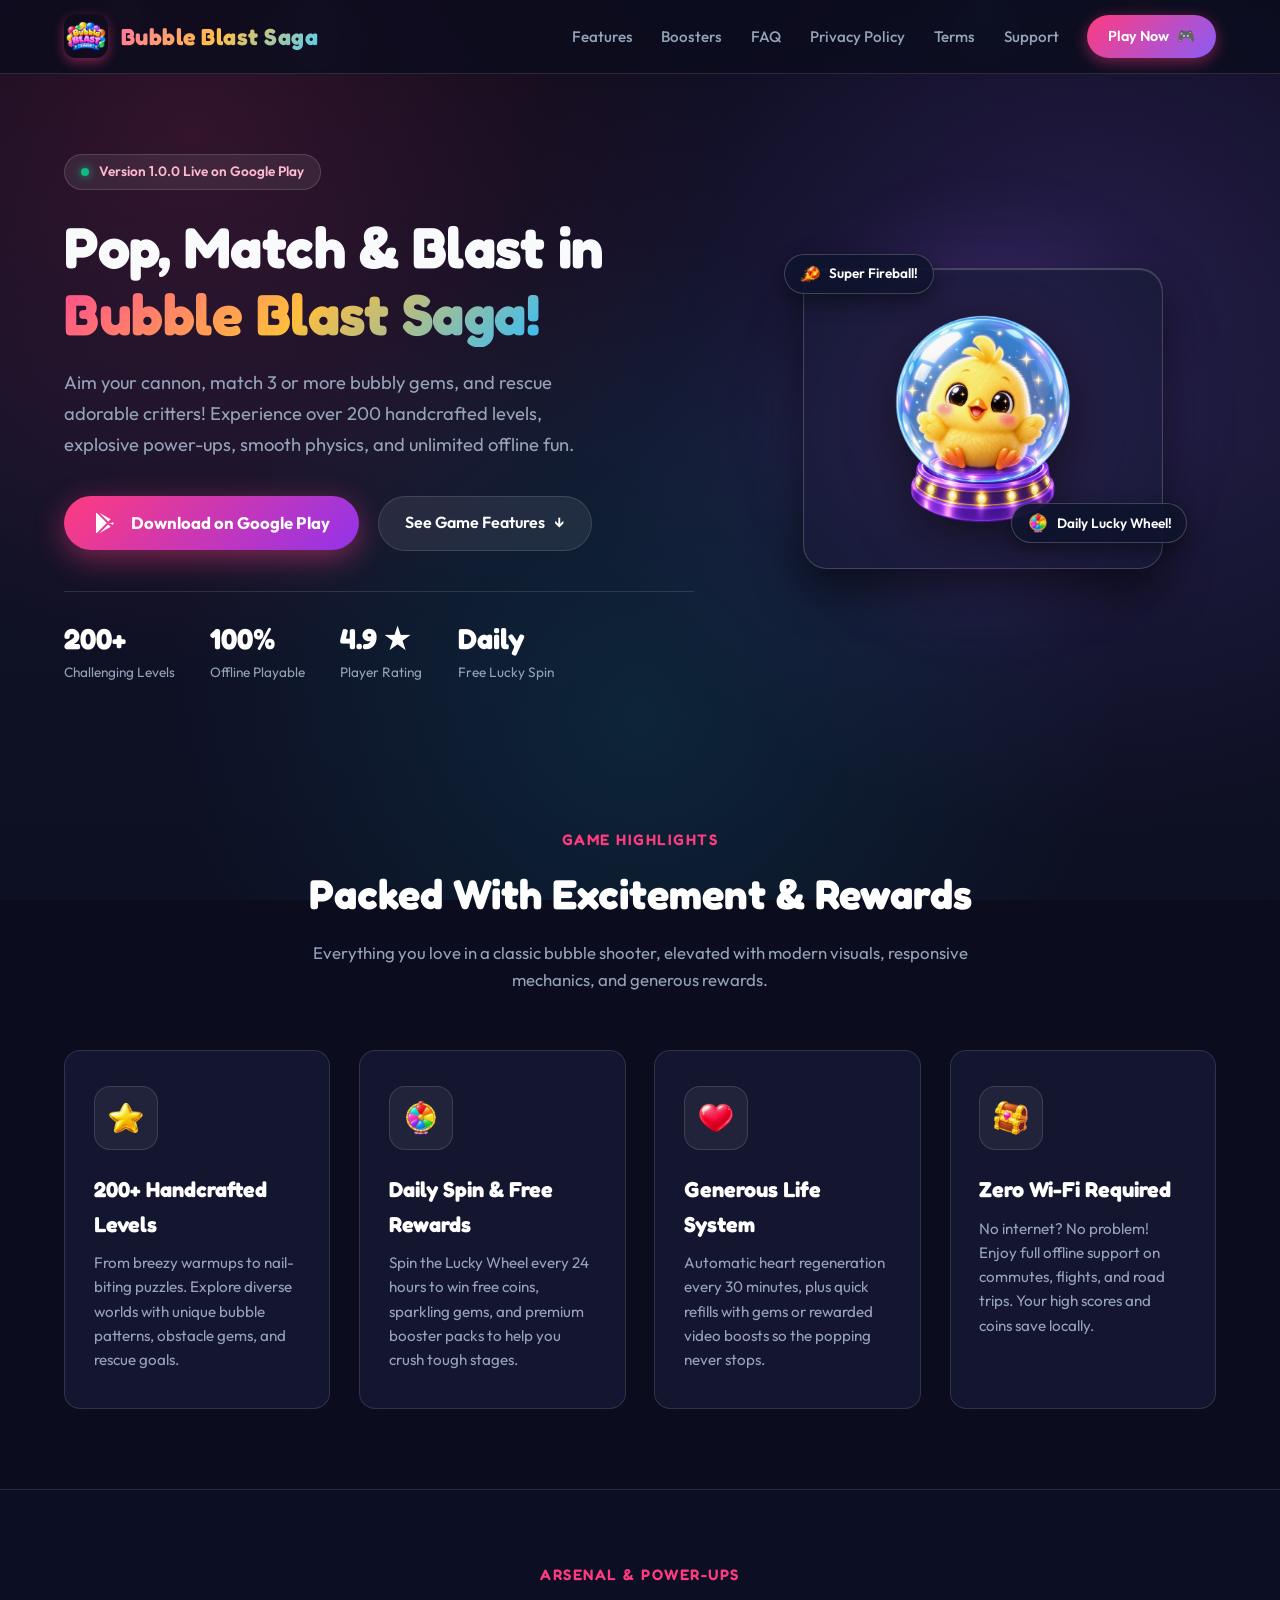
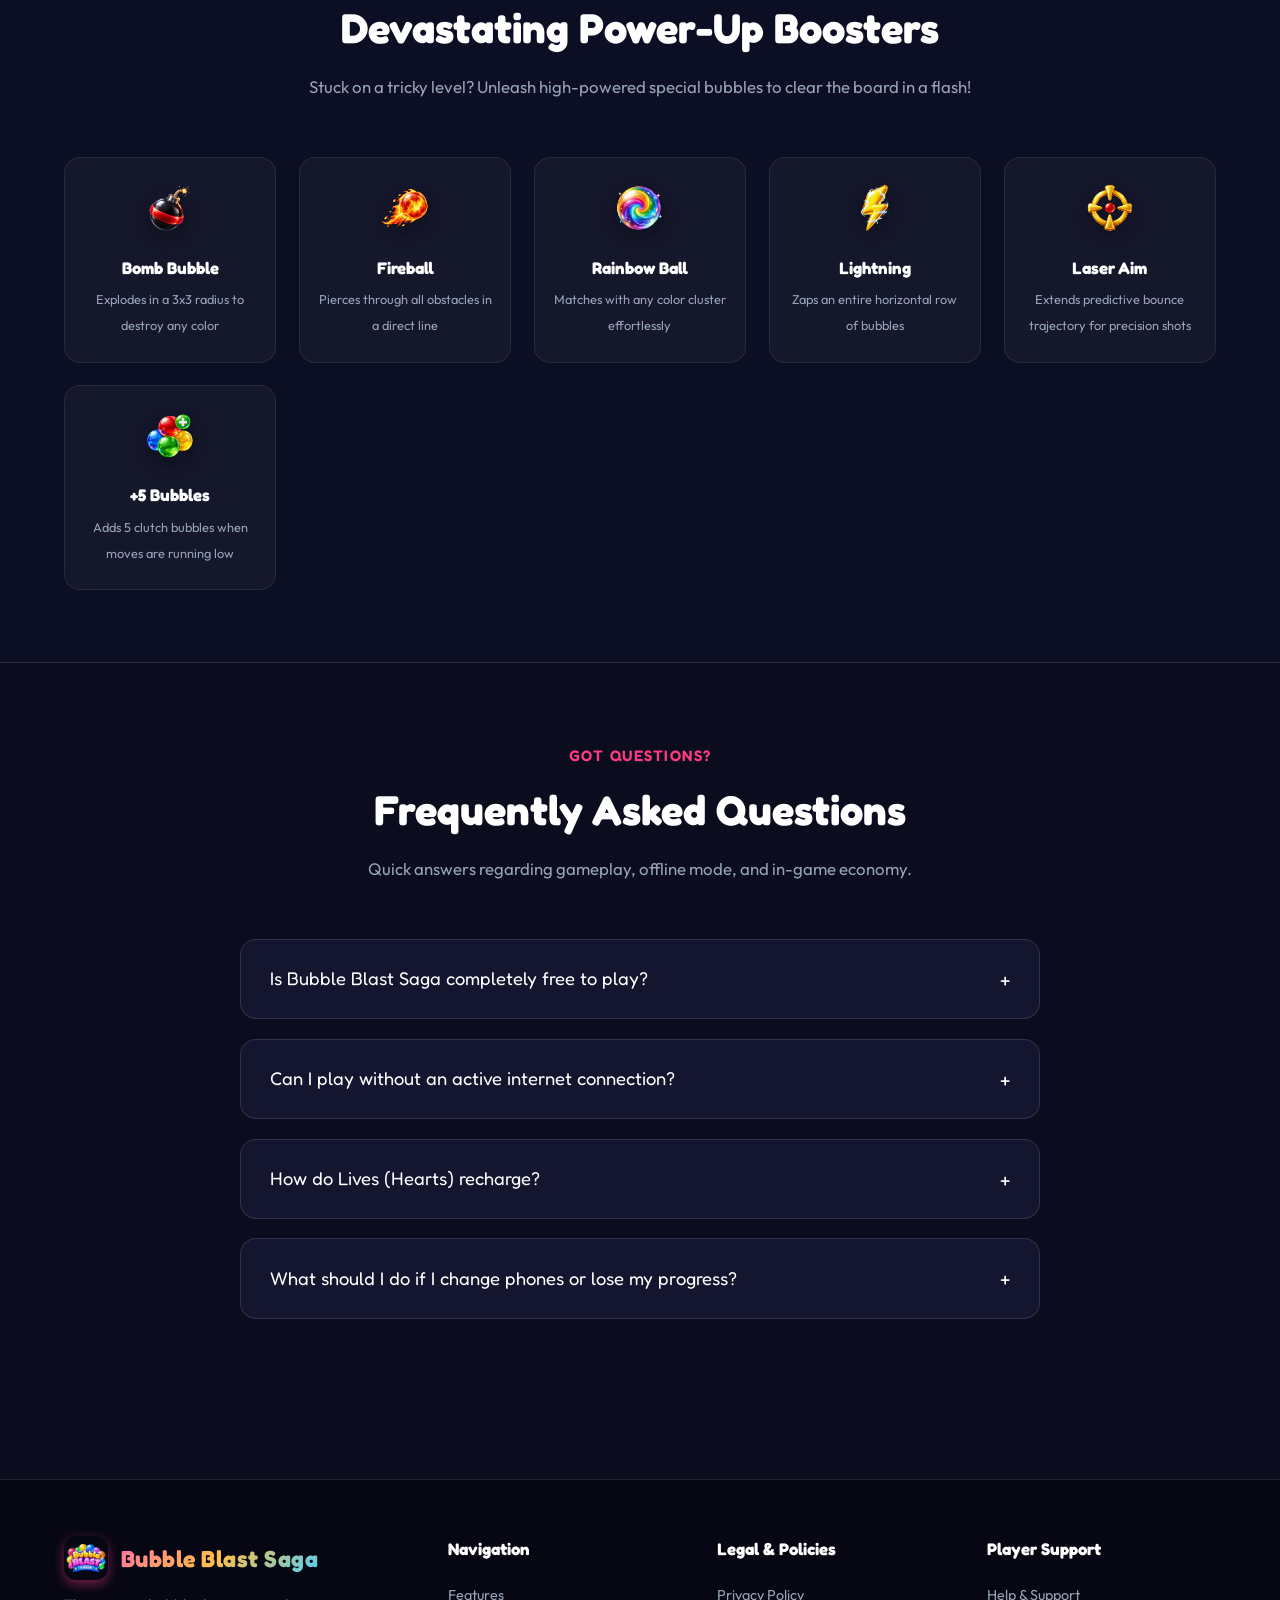
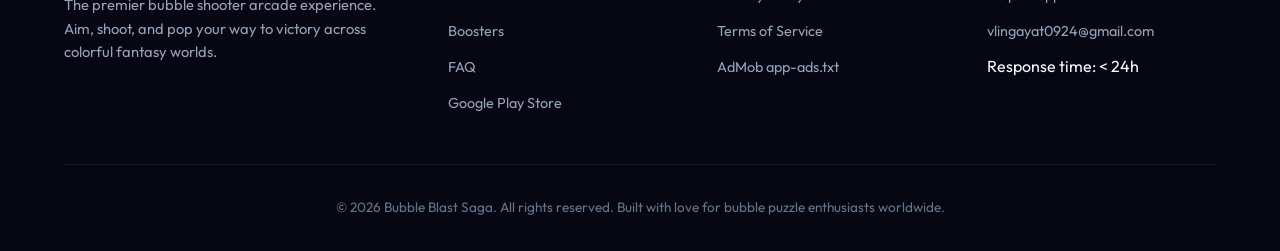
<file: index.html>
<!DOCTYPE html>
<html lang="en">
<head>
  <meta charset="UTF-8">
  <meta name="viewport" content="width=device-width, initial-scale=1.0">
  <title>Bubble Blast Saga - The Ultimate Bubble Shooter Adventure</title>
  <meta name="description" content="Play Bubble Blast Saga! Pop, match, and blast colorful bubbles across 200+ handcrafted puzzle levels. Free to play, offline ready, with exciting boosters and daily rewards!">
  <meta name="keywords" content="bubble shooter, bubble blast saga, puzzle game, casual game, android bubble game, offline bubble shooter">
  <meta name="author" content="Bubble Blast Saga Team">
  <meta property="og:title" content="Bubble Blast Saga - Pop & Match Bubbles!">
  <meta property="og:description" content="Match 3+ colorful bubbles, unlock explosive boosters, and conquer 200+ fun levels!">
  <meta property="og:image" content="assets/images/hero_chick.png">
  <meta property="og:type" content="website">
  <link rel="icon" type="image/png" href="assets/images/icons/star.png">
  <link rel="stylesheet" href="styles.css">
</head>
<body>

  <!-- Ambient Bubbles -->
  <div class="bubble-ambient-container">
    <div class="ambient-bubble" style="width: 40px; height: 40px; left: 8%; background: rgba(255, 59, 128, 0.4); animation-duration: 16s; animation-delay: 0s;"></div>
    <div class="ambient-bubble" style="width: 70px; height: 70px; left: 22%; background: rgba(139, 92, 246, 0.35); animation-duration: 21s; animation-delay: 3s;"></div>
    <div class="ambient-bubble" style="width: 50px; height: 50px; left: 75%; background: rgba(6, 182, 212, 0.35); animation-duration: 18s; animation-delay: 1.5s;"></div>
    <div class="ambient-bubble" style="width: 35px; height: 35px; left: 88%; background: rgba(245, 158, 11, 0.4); animation-duration: 14s; animation-delay: 5s;"></div>
  </div>

  <!-- Navbar -->
  <header class="navbar">
    <div class="nav-container">
      <a href="index.html" class="nav-brand">
        <img src="assets/images/logo.png" alt="Bubble Blast Saga Logo" class="brand-icon">
        <span class="brand-title">Bubble Blast Saga</span>
      </a>

      <button class="mobile-toggle" id="mobileMenuBtn" aria-label="Toggle navigation">☰</button>

      <ul class="nav-links" id="navLinks">
        <li><a href="#features" class="nav-link">Features</a></li>
        <li><a href="#boosters" class="nav-link">Boosters</a></li>
        <li><a href="#faq" class="nav-link">FAQ</a></li>
        <li><a href="privacy.html" class="nav-link">Privacy Policy</a></li>
        <li><a href="terms.html" class="nav-link">Terms</a></li>
        <li><a href="support.html" class="nav-link">Support</a></li>
        <li>
          <a href="https://play.google.com/store/apps/details?id=com.bubbleblast.saga" class="nav-btn" target="_blank" rel="noopener">
            <span>Play Now</span> 🎮
          </a>
        </li>
      </ul>
    </div>
  </header>

  <!-- Hero Section -->
  <main>
    <section class="hero-section">
      <div class="container hero-grid">
        <div class="hero-content">
          <div class="hero-badge">
            <span class="badge-dot"></span>
            <span>Version 1.0.0 Live on Google Play</span>
          </div>

          <h1 class="hero-title">
            Pop, Match & Blast in <br>
            <span class="highlight">Bubble Blast Saga!</span>
          </h1>

          <p class="hero-desc">
            Aim your cannon, match 3 or more bubbly gems, and rescue adorable critters! Experience over 200 handcrafted levels, explosive power-ups, smooth physics, and unlimited offline fun.
          </p>

          <div class="hero-cta-group">
            <a href="https://play.google.com/store/apps/details?id=com.bubbleblast.saga" class="btn-primary-play" target="_blank" rel="noopener">
              <svg width="24" height="24" viewBox="0 0 24 24" fill="currentColor">
                <path d="M3.609 1.814L13.793 12 3.61 22.186a2.03 2.03 0 0 1-.61-.954V2.768c0-.36.14-.707.39-.954h.22zM15.207 13.414l2.457 2.457-11.41 6.467 8.953-8.924zm0-2.828L6.254 1.662l11.41 6.467-2.457 2.457zm1.414 1.414l3.197 1.812a1.5 1.5 0 0 0 0-2.614l-3.197 1.802z"/>
              </svg>
              <span>Download on Google Play</span>
            </a>
            <a href="#features" class="btn-secondary">
              <span>See Game Features</span> ↓
            </a>
          </div>

          <div class="hero-stats">
            <div class="stat-item">
              <span class="stat-value">200+</span>
              <span class="stat-label">Challenging Levels</span>
            </div>
            <div class="stat-item">
              <span class="stat-value">100%</span>
              <span class="stat-label">Offline Playable</span>
            </div>
            <div class="stat-item">
              <span class="stat-value">4.9 ★</span>
              <span class="stat-label">Player Rating</span>
            </div>
            <div class="stat-item">
              <span class="stat-value">Daily</span>
              <span class="stat-label">Free Lucky Spin</span>
            </div>
          </div>
        </div>

        <div class="hero-visual">
          <div class="hero-blob-glow"></div>
          <div class="hero-mascot-card">
            <div class="floating-bubble-tag tag-1">
              <img src="assets/images/icons/booster_fireball.png" width="22" height="22" alt="Fireball">
              <span>Super Fireball!</span>
            </div>
            <img src="assets/images/hero_chick.png" alt="Bubble Blast Saga Mascot Chick" class="mascot-image">
            <div class="floating-bubble-tag tag-2">
              <img src="assets/images/icons/wheel.png" width="22" height="22" alt="Spin">
              <span>Daily Lucky Wheel!</span>
            </div>
          </div>
        </div>
      </div>
    </section>

    <!-- Key Features Section -->
    <section class="features-section" id="features">
      <div class="container">
        <div class="section-header">
          <span class="section-tag">Game Highlights</span>
          <h2 class="section-title">Packed With Excitement & Rewards</h2>
          <p class="section-desc">Everything you love in a classic bubble shooter, elevated with modern visuals, responsive mechanics, and generous rewards.</p>
        </div>

        <div class="features-grid">
          <div class="feature-card">
            <div class="feature-icon-wrapper">
              <img src="assets/images/icons/star.png" alt="Levels Icon">
            </div>
            <h3>200+ Handcrafted Levels</h3>
            <p>From breezy warmups to nail-biting puzzles. Explore diverse worlds with unique bubble patterns, obstacle gems, and rescue goals.</p>
          </div>

          <div class="feature-card">
            <div class="feature-icon-wrapper">
              <img src="assets/images/icons/wheel.png" alt="Lucky Wheel">
            </div>
            <h3>Daily Spin & Free Rewards</h3>
            <p>Spin the Lucky Wheel every 24 hours to win free coins, sparkling gems, and premium booster packs to help you crush tough stages.</p>
          </div>

          <div class="feature-card">
            <div class="feature-icon-wrapper">
              <img src="assets/images/icons/heart.png" alt="Hearts Lives">
            </div>
            <h3>Generous Life System</h3>
            <p>Automatic heart regeneration every 30 minutes, plus quick refills with gems or rewarded video boosts so the popping never stops.</p>
          </div>

          <div class="feature-card">
            <div class="feature-icon-wrapper">
              <img src="assets/images/icons/chest.png" alt="Mystery Chest">
            </div>
            <h3>Zero Wi-Fi Required</h3>
            <p>No internet? No problem! Enjoy full offline support on commutes, flights, and road trips. Your high scores and coins save locally.</p>
          </div>
        </div>
      </div>
    </section>

    <!-- Boosters Section -->
    <section class="boosters-section" id="boosters">
      <div class="container">
        <div class="section-header">
          <span class="section-tag">Arsenal & Power-Ups</span>
          <h2 class="section-title">Devastating Power-Up Boosters</h2>
          <p class="section-desc">Stuck on a tricky level? Unleash high-powered special bubbles to clear the board in a flash!</p>
        </div>

        <div class="boosters-grid">
          <div class="booster-item">
            <img src="assets/images/icons/booster_bomb.png" alt="Bomb Booster">
            <h4>Bomb Bubble</h4>
            <span>Explodes in a 3x3 radius to destroy any color</span>
          </div>

          <div class="booster-item">
            <img src="assets/images/icons/booster_fireball.png" alt="Fireball Booster">
            <h4>Fireball</h4>
            <span>Pierces through all obstacles in a direct line</span>
          </div>

          <div class="booster-item">
            <img src="assets/images/icons/booster_rainbow.png" alt="Rainbow Bubble">
            <h4>Rainbow Ball</h4>
            <span>Matches with any color cluster effortlessly</span>
          </div>

          <div class="booster-item">
            <img src="assets/images/icons/booster_lightning.png" alt="Lightning Strike">
            <h4>Lightning</h4>
            <span>Zaps an entire horizontal row of bubbles</span>
          </div>

          <div class="booster-item">
            <img src="assets/images/icons/booster_aim.png" alt="Aim Extension">
            <h4>Laser Aim</h4>
            <span>Extends predictive bounce trajectory for precision shots</span>
          </div>

          <div class="booster-item">
            <img src="assets/images/icons/booster_plus5.png" alt="+5 Moves">
            <h4>+5 Bubbles</h4>
            <span>Adds 5 clutch bubbles when moves are running low</span>
          </div>
        </div>
      </div>
    </section>

    <!-- FAQ Section -->
    <section class="faq-section" id="faq">
      <div class="container">
        <div class="section-header">
          <span class="section-tag">Got Questions?</span>
          <h2 class="section-title">Frequently Asked Questions</h2>
          <p class="section-desc">Quick answers regarding gameplay, offline mode, and in-game economy.</p>
        </div>

        <div class="faq-list">
          <div class="faq-item" onclick="toggleFaq(this)">
            <div class="faq-question">
              <span>Is Bubble Blast Saga completely free to play?</span>
              <span class="faq-icon">+</span>
            </div>
            <div class="faq-answer">
              Yes! Bubble Blast Saga is 100% free to download and play. All levels can be beaten with skill and strategy. Optional in-game coins, gems, and booster packs can be purchased through Google Play Billing.
            </div>
          </div>

          <div class="faq-item" onclick="toggleFaq(this)">
            <div class="faq-question">
              <span>Can I play without an active internet connection?</span>
              <span class="faq-icon">+</span>
            </div>
            <div class="faq-answer">
              Absolutely! All 200+ puzzles are preloaded on your device. You can play completely offline anytime, anywhere. Internet is only required for optional rewarded video boosts and store purchases.
            </div>
          </div>

          <div class="faq-item" onclick="toggleFaq(this)">
            <div class="faq-question">
              <span>How do Lives (Hearts) recharge?</span>
              <span class="faq-icon">+</span>
            </div>
            <div class="faq-answer">
              You start with a maximum of 5 lives. If you run out of moves on a level, you lose 1 life. Lives naturally recharge 1 heart every 30 minutes. You can also instantly refill all 5 lives using gems or by watching a short rewarded video!
            </div>
          </div>

          <div class="faq-item" onclick="toggleFaq(this)">
            <div class="faq-question">
              <span>What should I do if I change phones or lose my progress?</span>
              <span class="faq-icon">+</span>
            </div>
            <div class="faq-answer">
              Your level progress, coin balance, and boosters are securely saved to your device. If you encounter any issues or need assistance, reach out to our team at <a href="mailto:vlingayat0924@gmail.com" style="color: #38bdf8;">vlingayat0924@gmail.com</a>.
            </div>
          </div>
        </div>
      </div>
    </section>
  </main>

  <!-- Footer -->
  <footer class="footer">
    <div class="container">
      <div class="footer-grid">
        <div class="footer-brand">
          <a href="index.html" class="nav-brand">
            <img src="assets/images/logo.png" alt="Bubble Blast Saga" class="brand-icon">
            <span class="brand-title">Bubble Blast Saga</span>
          </a>
          <p>The premier bubble shooter arcade experience. Aim, shoot, and pop your way to victory across colorful fantasy worlds.</p>
        </div>

        <div class="footer-col">
          <h4>Navigation</h4>
          <ul>
            <li><a href="#features">Features</a></li>
            <li><a href="#boosters">Boosters</a></li>
            <li><a href="#faq">FAQ</a></li>
            <li><a href="https://play.google.com/store/apps/details?id=com.bubbleblast.saga" target="_blank" rel="noopener">Google Play Store</a></li>
          </ul>
        </div>

        <div class="footer-col">
          <h4>Legal & Policies</h4>
          <ul>
            <li><a href="privacy.html">Privacy Policy</a></li>
            <li><a href="terms.html">Terms of Service</a></li>
            <li><a href="app-ads.txt">AdMob app-ads.txt</a></li>
          </ul>
        </div>

        <div class="footer-col">
          <h4>Player Support</h4>
          <ul>
            <li><a href="support.html">Help & Support</a></li>
            <li><a href="mailto:vlingayat0924@gmail.com">vlingayat0924@gmail.com</a></li>
            <li><span>Response time: &lt; 24h</span></li>
          </ul>
        </div>
      </div>

      <div class="footer-bottom">
        <p>&copy; 2026 Bubble Blast Saga. All rights reserved. Built with love for bubble puzzle enthusiasts worldwide.</p>
      </div>
    </div>
  </footer>

  <script>
    function toggleFaq(item) {
      const isActive = item.classList.contains('active');
      document.querySelectorAll('.faq-item').forEach(el => el.classList.remove('active'));
      if (!isActive) {
        item.classList.add('active');
      }
    }

    const mobileBtn = document.getElementById('mobileMenuBtn');
    const navLinks = document.getElementById('navLinks');
    if (mobileBtn && navLinks) {
      mobileBtn.addEventListener('click', () => {
        navLinks.classList.toggle('open');
      });
    }
  </script>
</body>
</html>
</file>
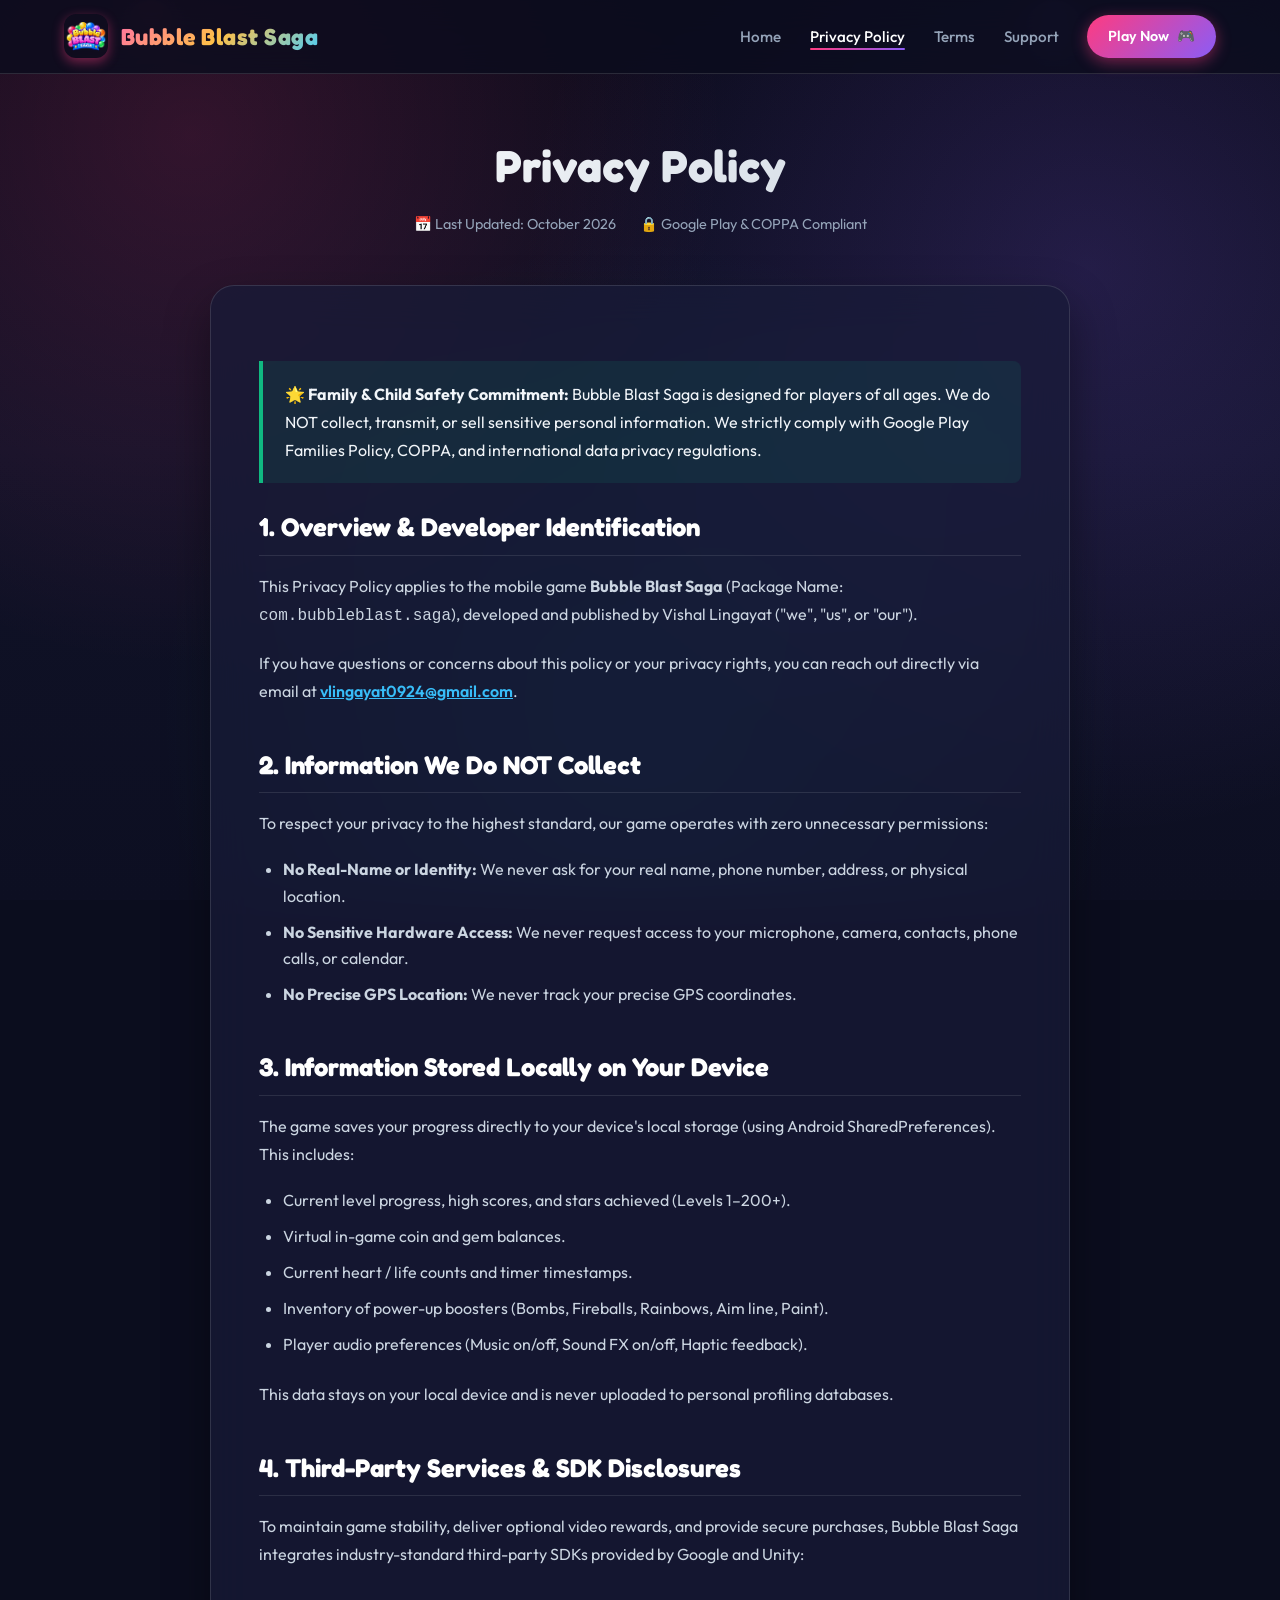
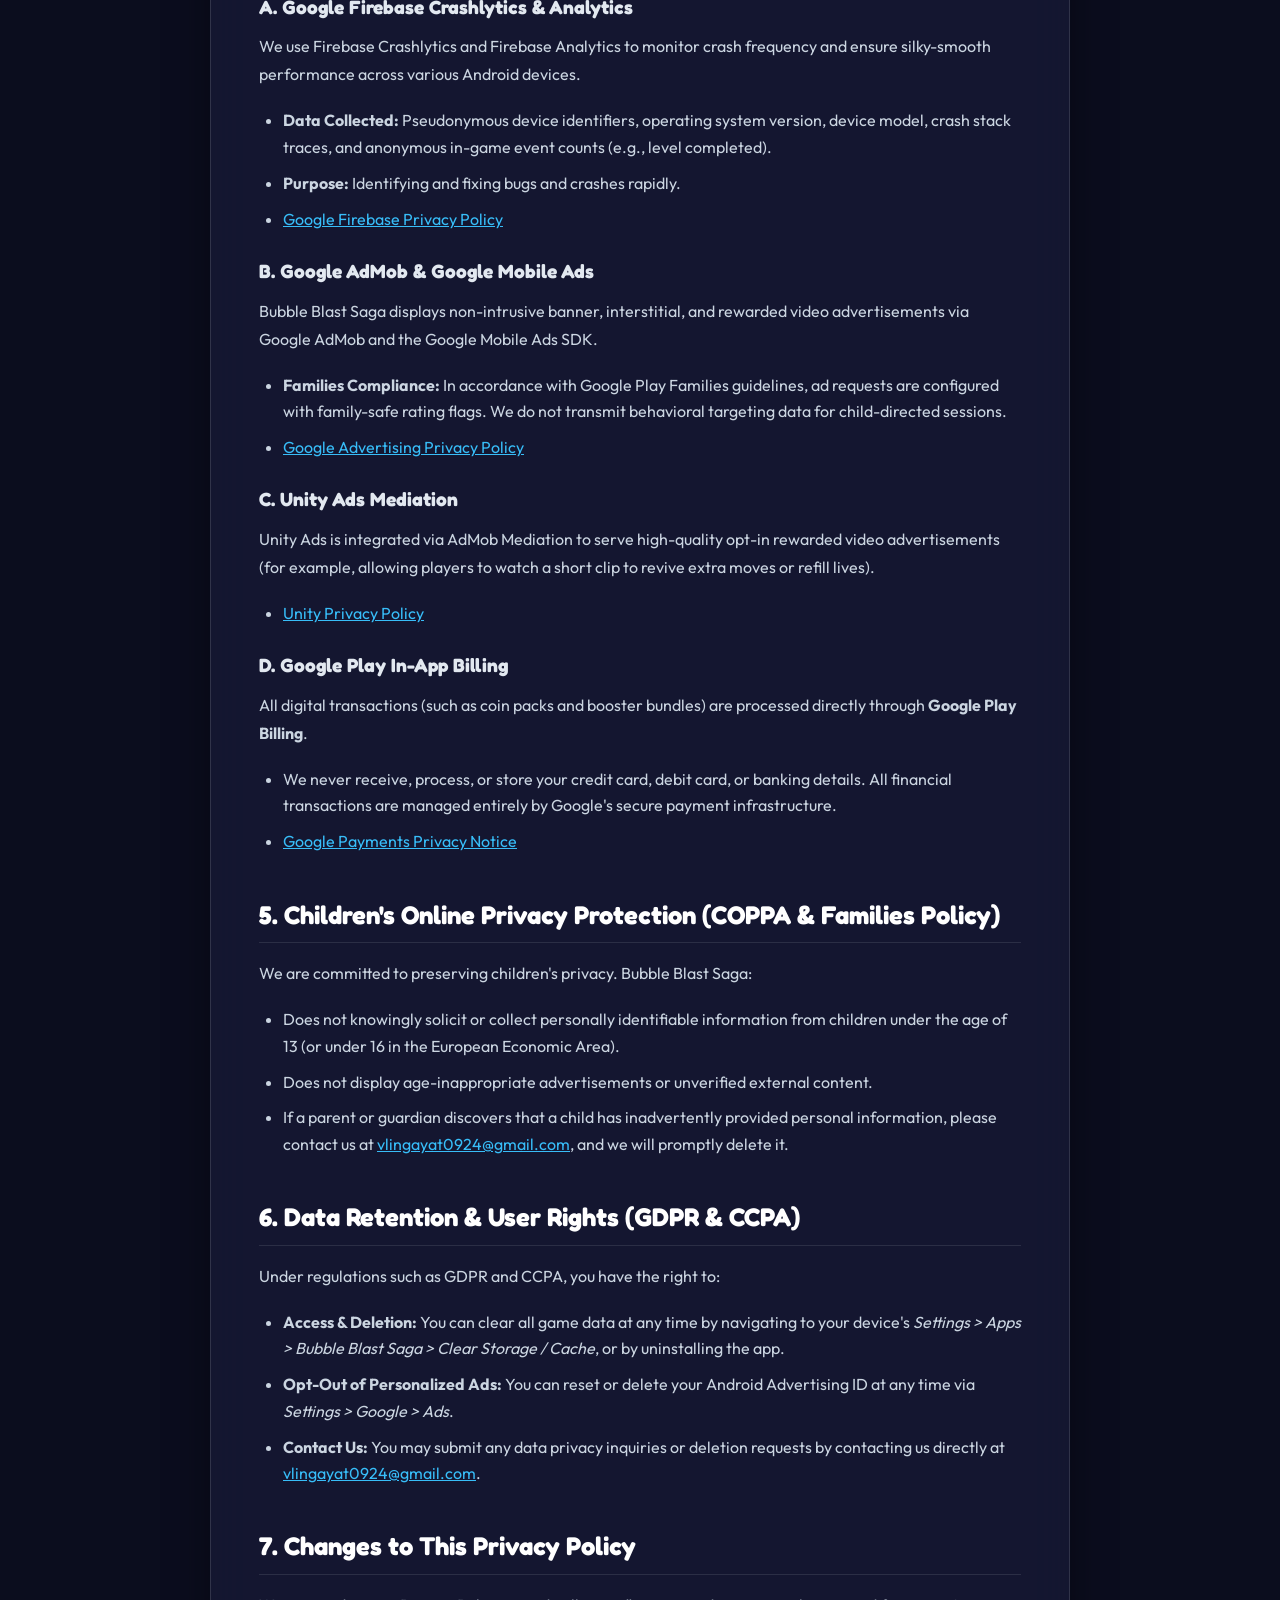
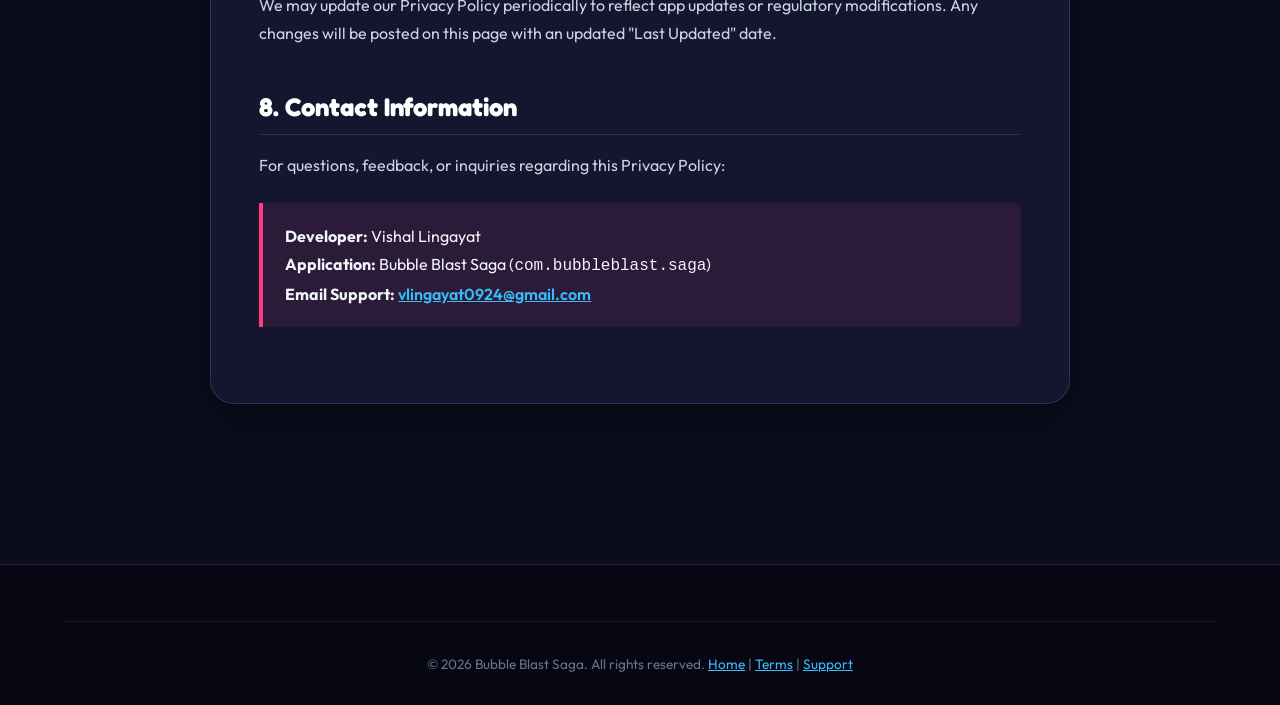
<file: privacy.html>
<!DOCTYPE html>
<html lang="en">
<head>
  <meta charset="UTF-8">
  <meta name="viewport" content="width=device-width, initial-scale=1.0">
  <title>Privacy Policy - Bubble Blast Saga</title>
  <meta name="description" content="Official Privacy Policy for Bubble Blast Saga. Learn how your data is protected, our commitment to children's privacy, and transparent third-party service disclosures.">
  <link rel="icon" type="image/png" href="assets/images/icons/star.png">
  <link rel="stylesheet" href="styles.css">
</head>
<body>

  <!-- Ambient Bubbles -->
  <div class="bubble-ambient-container">
    <div class="ambient-bubble" style="width: 45px; height: 45px; left: 10%; background: rgba(255, 59, 128, 0.3); animation-duration: 18s;"></div>
    <div class="ambient-bubble" style="width: 60px; height: 60px; left: 80%; background: rgba(139, 92, 246, 0.25); animation-duration: 22s;"></div>
  </div>

  <!-- Navbar -->
  <header class="navbar">
    <div class="nav-container">
      <a href="index.html" class="nav-brand">
        <img src="assets/images/logo.png" alt="Bubble Blast Saga Logo" class="brand-icon">
        <span class="brand-title">Bubble Blast Saga</span>
      </a>

      <button class="mobile-toggle" id="mobileMenuBtn" aria-label="Toggle navigation">☰</button>

      <ul class="nav-links" id="navLinks">
        <li><a href="index.html" class="nav-link">Home</a></li>
        <li><a href="privacy.html" class="nav-link active">Privacy Policy</a></li>
        <li><a href="terms.html" class="nav-link">Terms</a></li>
        <li><a href="support.html" class="nav-link">Support</a></li>
        <li>
          <a href="https://play.google.com/store/apps/details?id=com.bubbleblast.saga" class="nav-btn" target="_blank" rel="noopener">
            <span>Play Now</span> 🎮
          </a>
        </li>
      </ul>
    </div>
  </header>

  <main class="policy-page">
    <div class="container">
      <div class="policy-header">
        <h1>Privacy Policy</h1>
        <div class="policy-meta">
          <span>📅 Last Updated: October 2026</span>
          <span>🔒 Google Play & COPPA Compliant</span>
        </div>
      </div>

      <article class="policy-body">
        <div class="policy-card-callout family">
          <p><strong>🌟 Family & Child Safety Commitment:</strong> Bubble Blast Saga is designed for players of all ages. We do NOT collect, transmit, or sell sensitive personal information. We strictly comply with Google Play Families Policy, COPPA, and international data privacy regulations.</p>
        </div>

        <h2>1. Overview & Developer Identification</h2>
        <p>
          This Privacy Policy applies to the mobile game <strong>Bubble Blast Saga</strong> (Package Name: <code>com.bubbleblast.saga</code>), developed and published by Vishal Lingayat ("we", "us", or "our").
        </p>
        <p>
          If you have questions or concerns about this policy or your privacy rights, you can reach out directly via email at <a href="mailto:vlingayat0924@gmail.com" style="color: #38bdf8; font-weight: 600;">vlingayat0924@gmail.com</a>.
        </p>

        <h2>2. Information We Do NOT Collect</h2>
        <p>To respect your privacy to the highest standard, our game operates with zero unnecessary permissions:</p>
        <ul>
          <li><strong>No Real-Name or Identity:</strong> We never ask for your real name, phone number, address, or physical location.</li>
          <li><strong>No Sensitive Hardware Access:</strong> We never request access to your microphone, camera, contacts, phone calls, or calendar.</li>
          <li><strong>No Precise GPS Location:</strong> We never track your precise GPS coordinates.</li>
        </ul>

        <h2>3. Information Stored Locally on Your Device</h2>
        <p>
          The game saves your progress directly to your device's local storage (using Android SharedPreferences). This includes:
        </p>
        <ul>
          <li>Current level progress, high scores, and stars achieved (Levels 1–200+).</li>
          <li>Virtual in-game coin and gem balances.</li>
          <li>Current heart / life counts and timer timestamps.</li>
          <li>Inventory of power-up boosters (Bombs, Fireballs, Rainbows, Aim line, Paint).</li>
          <li>Player audio preferences (Music on/off, Sound FX on/off, Haptic feedback).</li>
        </ul>
        <p>This data stays on your local device and is never uploaded to personal profiling databases.</p>

        <h2>4. Third-Party Services & SDK Disclosures</h2>
        <p>
          To maintain game stability, deliver optional video rewards, and provide secure purchases, Bubble Blast Saga integrates industry-standard third-party SDKs provided by Google and Unity:
        </p>

        <h3>A. Google Firebase Crashlytics & Analytics</h3>
        <p>
          We use Firebase Crashlytics and Firebase Analytics to monitor crash frequency and ensure silky-smooth performance across various Android devices.
        </p>
        <ul>
          <li><strong>Data Collected:</strong> Pseudonymous device identifiers, operating system version, device model, crash stack traces, and anonymous in-game event counts (e.g., level completed).</li>
          <li><strong>Purpose:</strong> Identifying and fixing bugs and crashes rapidly.</li>
          <li><a href="https://firebase.google.com/support/privacy" target="_blank" rel="noopener" style="color: #38bdf8;">Google Firebase Privacy Policy</a></li>
        </ul>

        <h3>B. Google AdMob & Google Mobile Ads</h3>
        <p>
          Bubble Blast Saga displays non-intrusive banner, interstitial, and rewarded video advertisements via Google AdMob and the Google Mobile Ads SDK.
        </p>
        <ul>
          <li><strong>Families Compliance:</strong> In accordance with Google Play Families guidelines, ad requests are configured with family-safe rating flags. We do not transmit behavioral targeting data for child-directed sessions.</li>
          <li><a href="https://policies.google.com/technologies/ads" target="_blank" rel="noopener" style="color: #38bdf8;">Google Advertising Privacy Policy</a></li>
        </ul>

        <h3>C. Unity Ads Mediation</h3>
        <p>
          Unity Ads is integrated via AdMob Mediation to serve high-quality opt-in rewarded video advertisements (for example, allowing players to watch a short clip to revive extra moves or refill lives).
        </p>
        <ul>
          <li><a href="https://unity.com/legal/privacy-policy" target="_blank" rel="noopener" style="color: #38bdf8;">Unity Privacy Policy</a></li>
        </ul>

        <h3>D. Google Play In-App Billing</h3>
        <p>
          All digital transactions (such as coin packs and booster bundles) are processed directly through <strong>Google Play Billing</strong>.
        </p>
        <ul>
          <li>We never receive, process, or store your credit card, debit card, or banking details. All financial transactions are managed entirely by Google's secure payment infrastructure.</li>
          <li><a href="https://payments.google.com/payments/apis-secure/get_legal_document?ldo=0&ldt=privacynotice" target="_blank" rel="noopener" style="color: #38bdf8;">Google Payments Privacy Notice</a></li>
        </ul>

        <h2>5. Children's Online Privacy Protection (COPPA & Families Policy)</h2>
        <p>
          We are committed to preserving children's privacy. Bubble Blast Saga:
        </p>
        <ul>
          <li>Does not knowingly solicit or collect personally identifiable information from children under the age of 13 (or under 16 in the European Economic Area).</li>
          <li>Does not display age-inappropriate advertisements or unverified external content.</li>
          <li>If a parent or guardian discovers that a child has inadvertently provided personal information, please contact us at <a href="mailto:vlingayat0924@gmail.com" style="color: #38bdf8;">vlingayat0924@gmail.com</a>, and we will promptly delete it.</li>
        </ul>

        <h2>6. Data Retention & User Rights (GDPR & CCPA)</h2>
        <p>
          Under regulations such as GDPR and CCPA, you have the right to:
        </p>
        <ul>
          <li><strong>Access & Deletion:</strong> You can clear all game data at any time by navigating to your device's <em>Settings &gt; Apps &gt; Bubble Blast Saga &gt; Clear Storage / Cache</em>, or by uninstalling the app.</li>
          <li><strong>Opt-Out of Personalized Ads:</strong> You can reset or delete your Android Advertising ID at any time via <em>Settings &gt; Google &gt; Ads</em>.</li>
          <li><strong>Contact Us:</strong> You may submit any data privacy inquiries or deletion requests by contacting us directly at <a href="mailto:vlingayat0924@gmail.com" style="color: #38bdf8;">vlingayat0924@gmail.com</a>.</li>
        </ul>

        <h2>7. Changes to This Privacy Policy</h2>
        <p>
          We may update our Privacy Policy periodically to reflect app updates or regulatory modifications. Any changes will be posted on this page with an updated "Last Updated" date.
        </p>

        <h2>8. Contact Information</h2>
        <p>
          For questions, feedback, or inquiries regarding this Privacy Policy:
        </p>
        <div class="policy-card-callout">
          <p>
            <strong>Developer:</strong> Vishal Lingayat<br>
            <strong>Application:</strong> Bubble Blast Saga (<code>com.bubbleblast.saga</code>)<br>
            <strong>Email Support:</strong> <a href="mailto:vlingayat0924@gmail.com" style="color: #38bdf8; font-weight: 600;">vlingayat0924@gmail.com</a>
          </p>
        </div>
      </article>
    </div>
  </main>

  <!-- Footer -->
  <footer class="footer">
    <div class="container">
      <div class="footer-bottom">
        <p>&copy; 2026 Bubble Blast Saga. All rights reserved. <a href="index.html" style="color: #38bdf8;">Home</a> | <a href="terms.html" style="color: #38bdf8;">Terms</a> | <a href="support.html" style="color: #38bdf8;">Support</a></p>
      </div>
    </div>
  </footer>

  <script>
    const mobileBtn = document.getElementById('mobileMenuBtn');
    const navLinks = document.getElementById('navLinks');
    if (mobileBtn && navLinks) {
      mobileBtn.addEventListener('click', () => {
        navLinks.classList.toggle('open');
      });
    }
  </script>
</body>
</html>
</file>
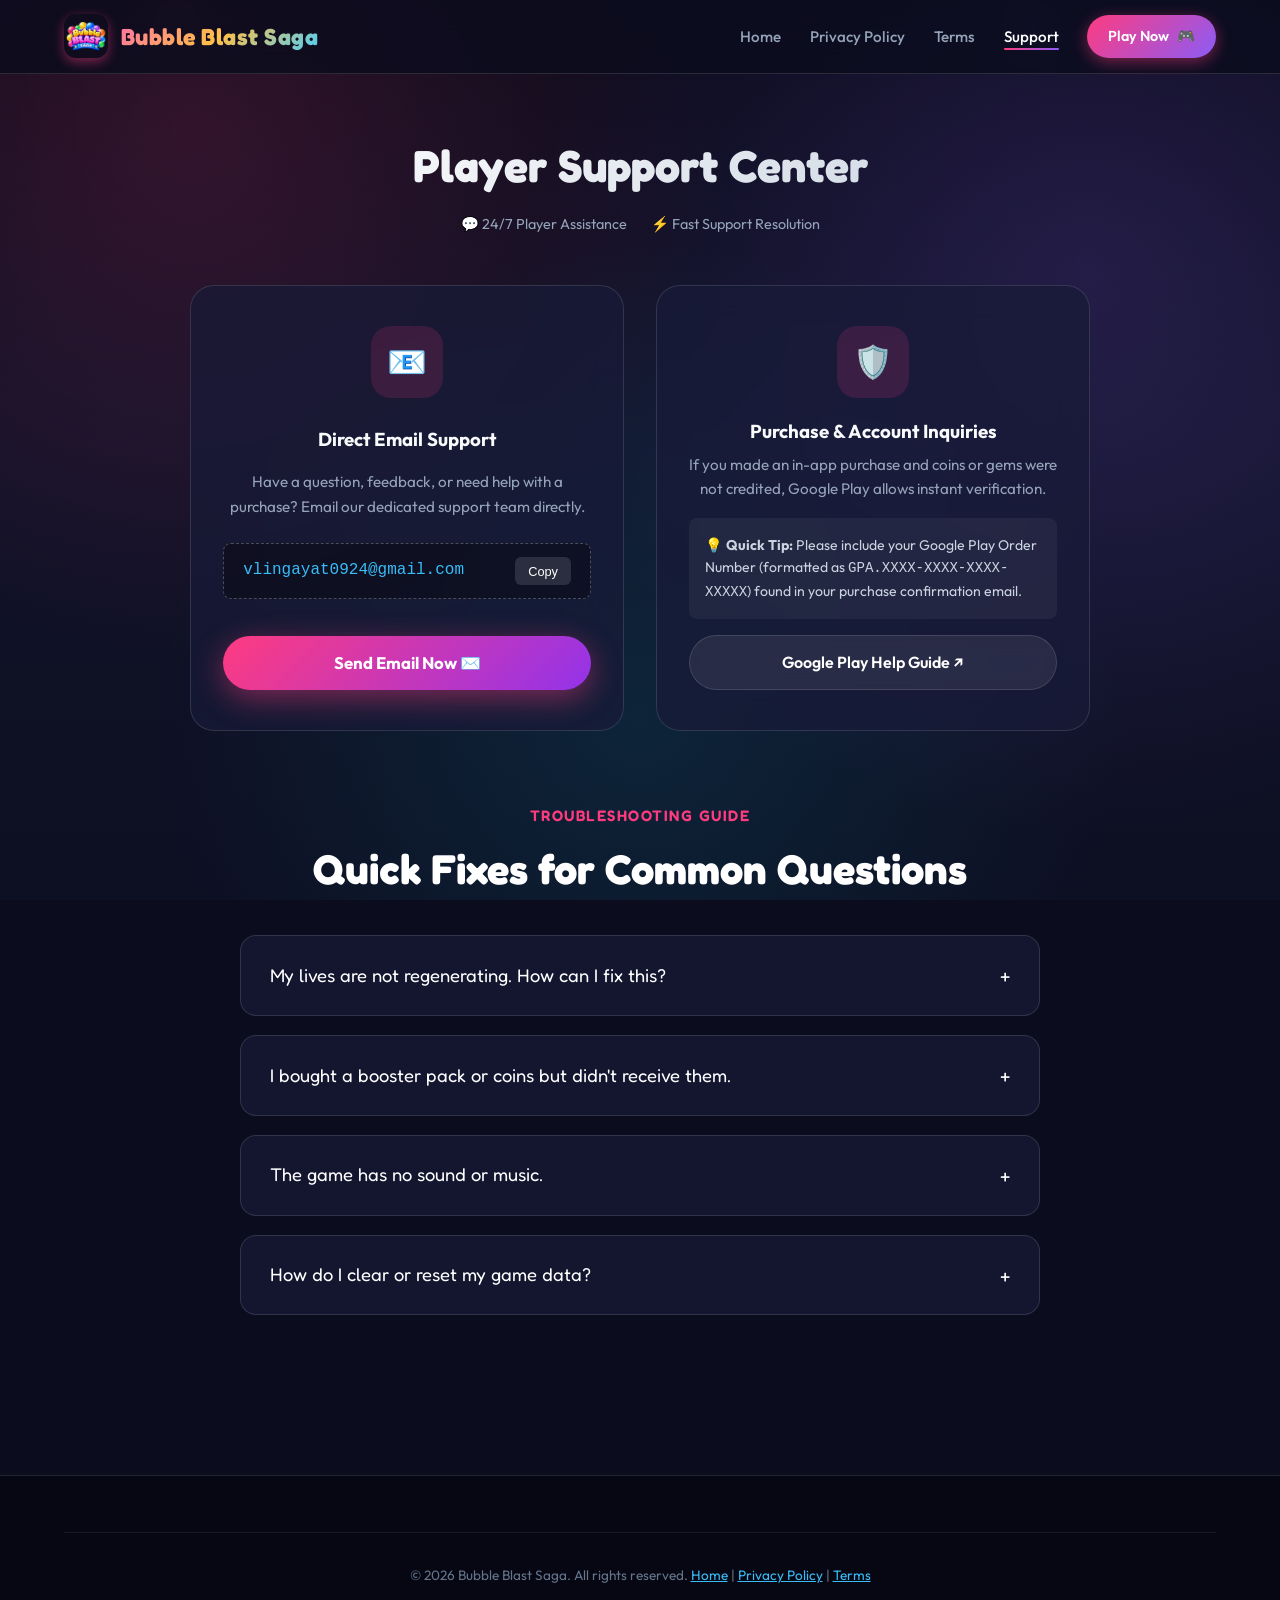
<file: support.html>
<!DOCTYPE html>
<html lang="en">
<head>
  <meta charset="UTF-8">
  <meta name="viewport" content="width=device-width, initial-scale=1.0">
  <title>Help & Player Support - Bubble Blast Saga</title>
  <meta name="description" content="Official player support and help desk for Bubble Blast Saga. Get fast help with lives, in-app purchases, level troubleshooting, or contact our support team directly.">
  <link rel="icon" type="image/png" href="assets/images/icons/star.png">
  <link rel="stylesheet" href="styles.css">
</head>
<body>

  <!-- Ambient Bubbles -->
  <div class="bubble-ambient-container">
    <div class="ambient-bubble" style="width: 45px; height: 45px; left: 12%; background: rgba(255, 59, 128, 0.35); animation-duration: 19s;"></div>
    <div class="ambient-bubble" style="width: 65px; height: 65px; left: 78%; background: rgba(139, 92, 246, 0.3); animation-duration: 23s;"></div>
  </div>

  <!-- Navbar -->
  <header class="navbar">
    <div class="nav-container">
      <a href="index.html" class="nav-brand">
        <img src="assets/images/logo.png" alt="Bubble Blast Saga Logo" class="brand-icon">
        <span class="brand-title">Bubble Blast Saga</span>
      </a>

      <button class="mobile-toggle" id="mobileMenuBtn" aria-label="Toggle navigation">☰</button>

      <ul class="nav-links" id="navLinks">
        <li><a href="index.html" class="nav-link">Home</a></li>
        <li><a href="privacy.html" class="nav-link">Privacy Policy</a></li>
        <li><a href="terms.html" class="nav-link">Terms</a></li>
        <li><a href="support.html" class="nav-link active">Support</a></li>
        <li>
          <a href="https://play.google.com/store/apps/details?id=com.bubbleblast.saga" class="nav-btn" target="_blank" rel="noopener">
            <span>Play Now</span> 🎮
          </a>
        </li>
      </ul>
    </div>
  </header>

  <main class="policy-page">
    <div class="container">
      <div class="policy-header">
        <h1>Player Support Center</h1>
        <div class="policy-meta">
          <span>💬 24/7 Player Assistance</span>
          <span>⚡ Fast Support Resolution</span>
        </div>
      </div>

      <!-- Action Cards -->
      <div class="support-grid">
        <div class="support-card">
          <div class="support-icon">📧</div>
          <h3>Direct Email Support</h3>
          <p style="color: var(--text-muted); font-size: 0.95rem; margin-top: 0.4rem;">
            Have a question, feedback, or need help with a purchase? Email our dedicated support team directly.
          </p>

          <div class="copy-badge-box">
            <span id="emailText">vlingayat0924@gmail.com</span>
            <button class="btn-copy" id="copyBtn" onclick="copySupportEmail()">Copy</button>
          </div>

          <a href="mailto:vlingayat0924@gmail.com?subject=Bubble%20Blast%20Saga%20Support%20Request&body=Hello%20Bubble%20Blast%20Saga%20Team,%0A%0AMy%20Device%20Model:%20%0AAndroid%20Version:%20%0AIssue%20Description:%20%0A" class="btn-primary-play" style="width: 100%; justify-content: center; margin-top: 0.8rem;">
            Send Email Now ✉️
          </a>
        </div>

        <div class="support-card">
          <div class="support-icon">🛡️</div>
          <h3>Purchase & Account Inquiries</h3>
          <p style="color: var(--text-muted); font-size: 0.95rem; margin-top: 0.4rem;">
            If you made an in-app purchase and coins or gems were not credited, Google Play allows instant verification.
          </p>

          <div style="background: rgba(255,255,255,0.05); padding: 1rem; border-radius: var(--radius-sm); margin: 1rem 0; width: 100%; text-align: left; font-size: 0.88rem; color: #cbd5e1;">
            <strong>💡 Quick Tip:</strong> Please include your Google Play Order Number (formatted as <code>GPA.XXXX-XXXX-XXXX-XXXXX</code>) found in your purchase confirmation email.
          </div>

          <a href="https://support.google.com/googleplay/answer/2850369" target="_blank" rel="noopener" class="btn-secondary" style="width: 100%; justify-content: center;">
            Google Play Help Guide ↗
          </a>
        </div>
      </div>

      <!-- Common Troubleshooting Accordion -->
      <div style="margin-top: 4.5rem;">
        <div class="section-header" style="margin-bottom: 2rem;">
          <span class="section-tag">Troubleshooting Guide</span>
          <h2 class="section-title">Quick Fixes for Common Questions</h2>
        </div>

        <div class="faq-list">
          <div class="faq-item" onclick="toggleFaq(this)">
            <div class="faq-question">
              <span>My lives are not regenerating. How can I fix this?</span>
              <span class="faq-icon">+</span>
            </div>
            <div class="faq-answer">
              Lives regenerate automatically based on real-world time (1 life every 30 minutes). Please ensure your device's date and time are set to <strong>"Automatic" (Network-provided time)</strong>. Modifying your system clock forward or backward may disrupt the life countdown timer.
            </div>
          </div>

          <div class="faq-item" onclick="toggleFaq(this)">
            <div class="faq-question">
              <span>I bought a booster pack or coins but didn't receive them.</span>
              <span class="faq-icon">+</span>
            </div>
            <div class="faq-answer">
              Ensure you have a stable internet connection. Restart the app; our Google Play Billing listener automatically synchronizes and delivers any pending unconsumed purchases on startup. If still missing, send your Google Play order ID to <a href="mailto:vlingayat0924@gmail.com" style="color: #38bdf8;">vlingayat0924@gmail.com</a> and we will manually credit your items immediately.
            </div>
          </div>

          <div class="faq-item" onclick="toggleFaq(this)">
            <div class="faq-question">
              <span>The game has no sound or music.</span>
              <span class="faq-icon">+</span>
            </div>
            <div class="faq-answer">
              Check the in-game Settings menu (gear icon in the top right). Ensure both "Sound" and "Music" toggles are switched ON. Also check your phone's media volume (not just ringtone volume) and make sure "Do Not Disturb" mode is disabled.
            </div>
          </div>

          <div class="faq-item" onclick="toggleFaq(this)">
            <div class="faq-question">
              <span>How do I clear or reset my game data?</span>
              <span class="faq-icon">+</span>
            </div>
            <div class="faq-answer">
              To start over from Level 1, go to your phone's <em>Settings &gt; Apps &gt; Bubble Blast Saga &gt; Storage &gt; Clear Storage / Clear Data</em>. Please note this permanently resets your level progress, coin balance, and boosters.
            </div>
          </div>
        </div>
      </div>

    </div>
  </main>

  <!-- Footer -->
  <footer class="footer">
    <div class="container">
      <div class="footer-bottom">
        <p>&copy; 2026 Bubble Blast Saga. All rights reserved. <a href="index.html" style="color: #38bdf8;">Home</a> | <a href="privacy.html" style="color: #38bdf8;">Privacy Policy</a> | <a href="terms.html" style="color: #38bdf8;">Terms</a></p>
      </div>
    </div>
  </footer>

  <script>
    function toggleFaq(item) {
      const isActive = item.classList.contains('active');
      document.querySelectorAll('.faq-item').forEach(el => el.classList.remove('active'));
      if (!isActive) {
        item.classList.add('active');
      }
    }

    function copySupportEmail() {
      const email = document.getElementById('emailText').innerText;
      navigator.clipboard.writeText(email).then(() => {
        const btn = document.getElementById('copyBtn');
        btn.innerText = 'Copied! ✓';
        btn.style.background = '#10b981';
        setTimeout(() => {
          btn.innerText = 'Copy';
          btn.style.background = '';
        }, 2500);
      });
    }

    const mobileBtn = document.getElementById('mobileMenuBtn');
    const navLinks = document.getElementById('navLinks');
    if (mobileBtn && navLinks) {
      mobileBtn.addEventListener('click', () => {
        navLinks.classList.toggle('open');
      });
    }
  </script>
</body>
</html>
</file>
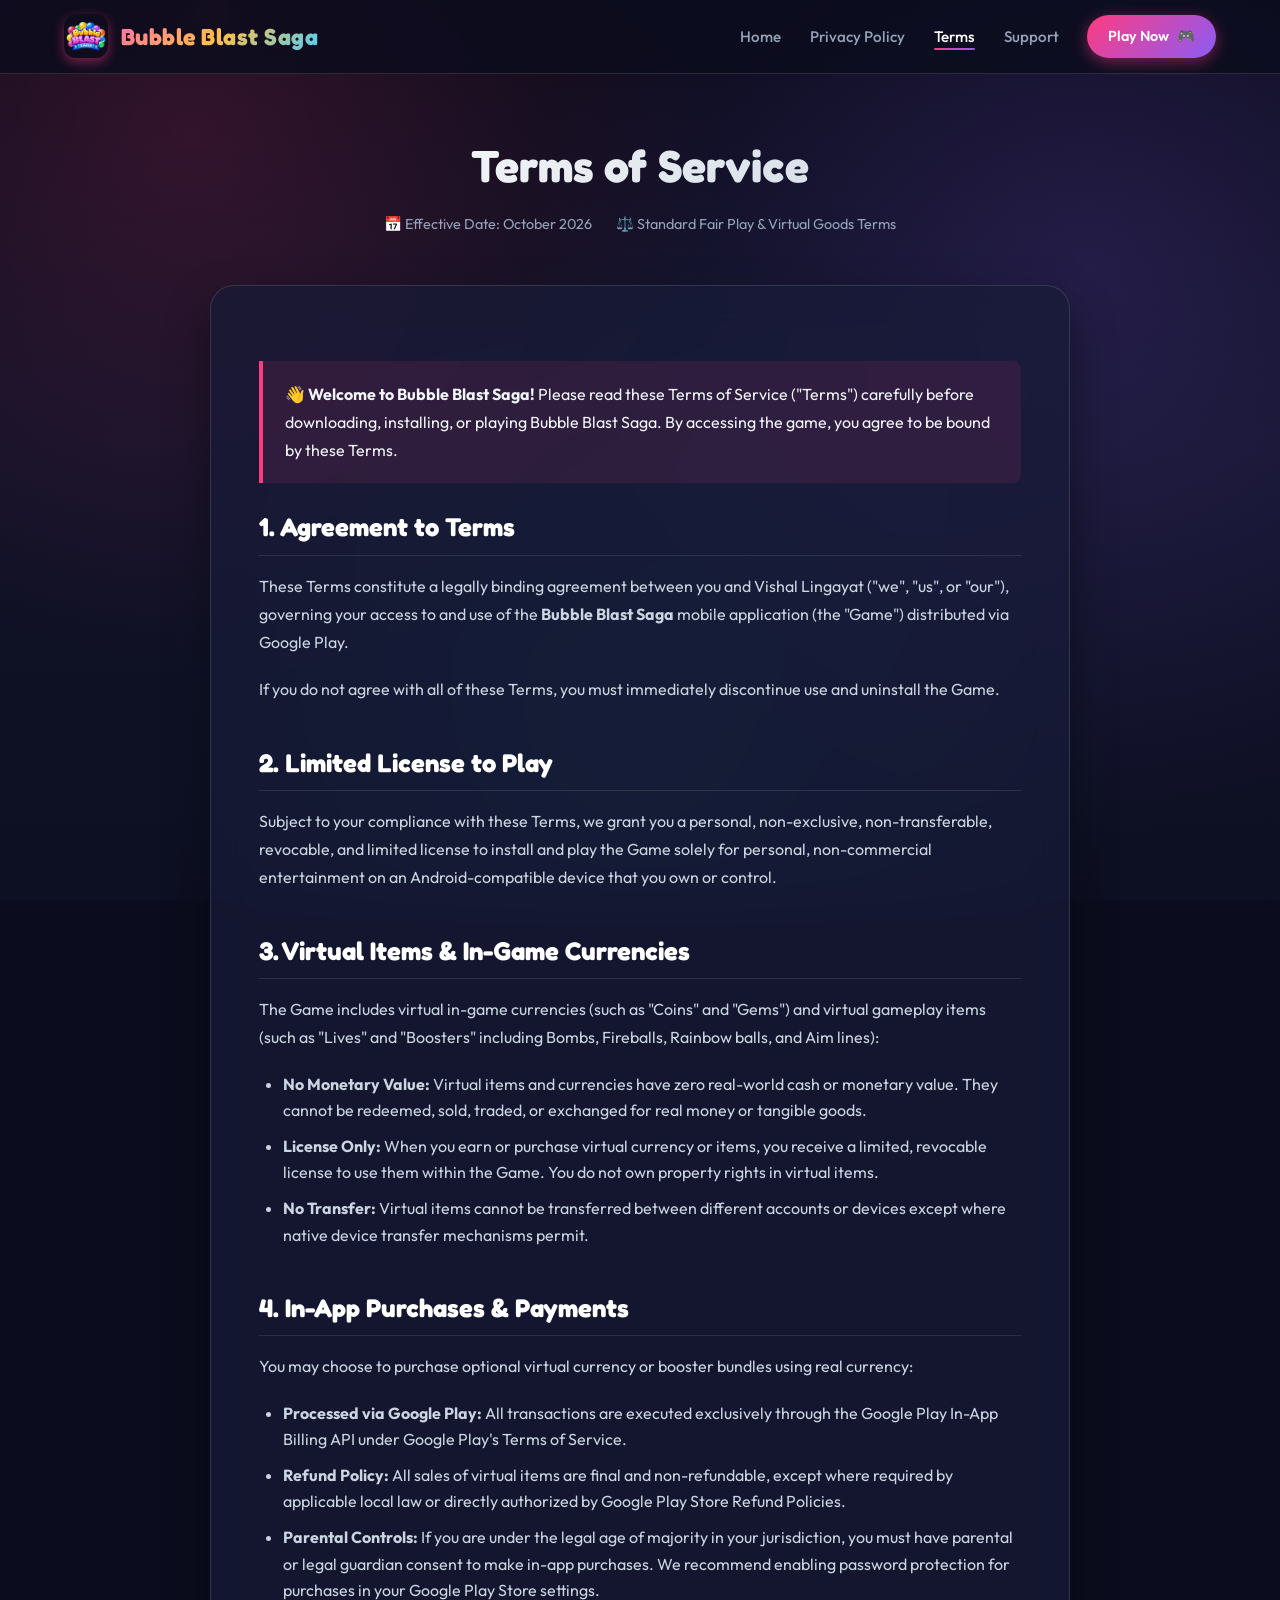
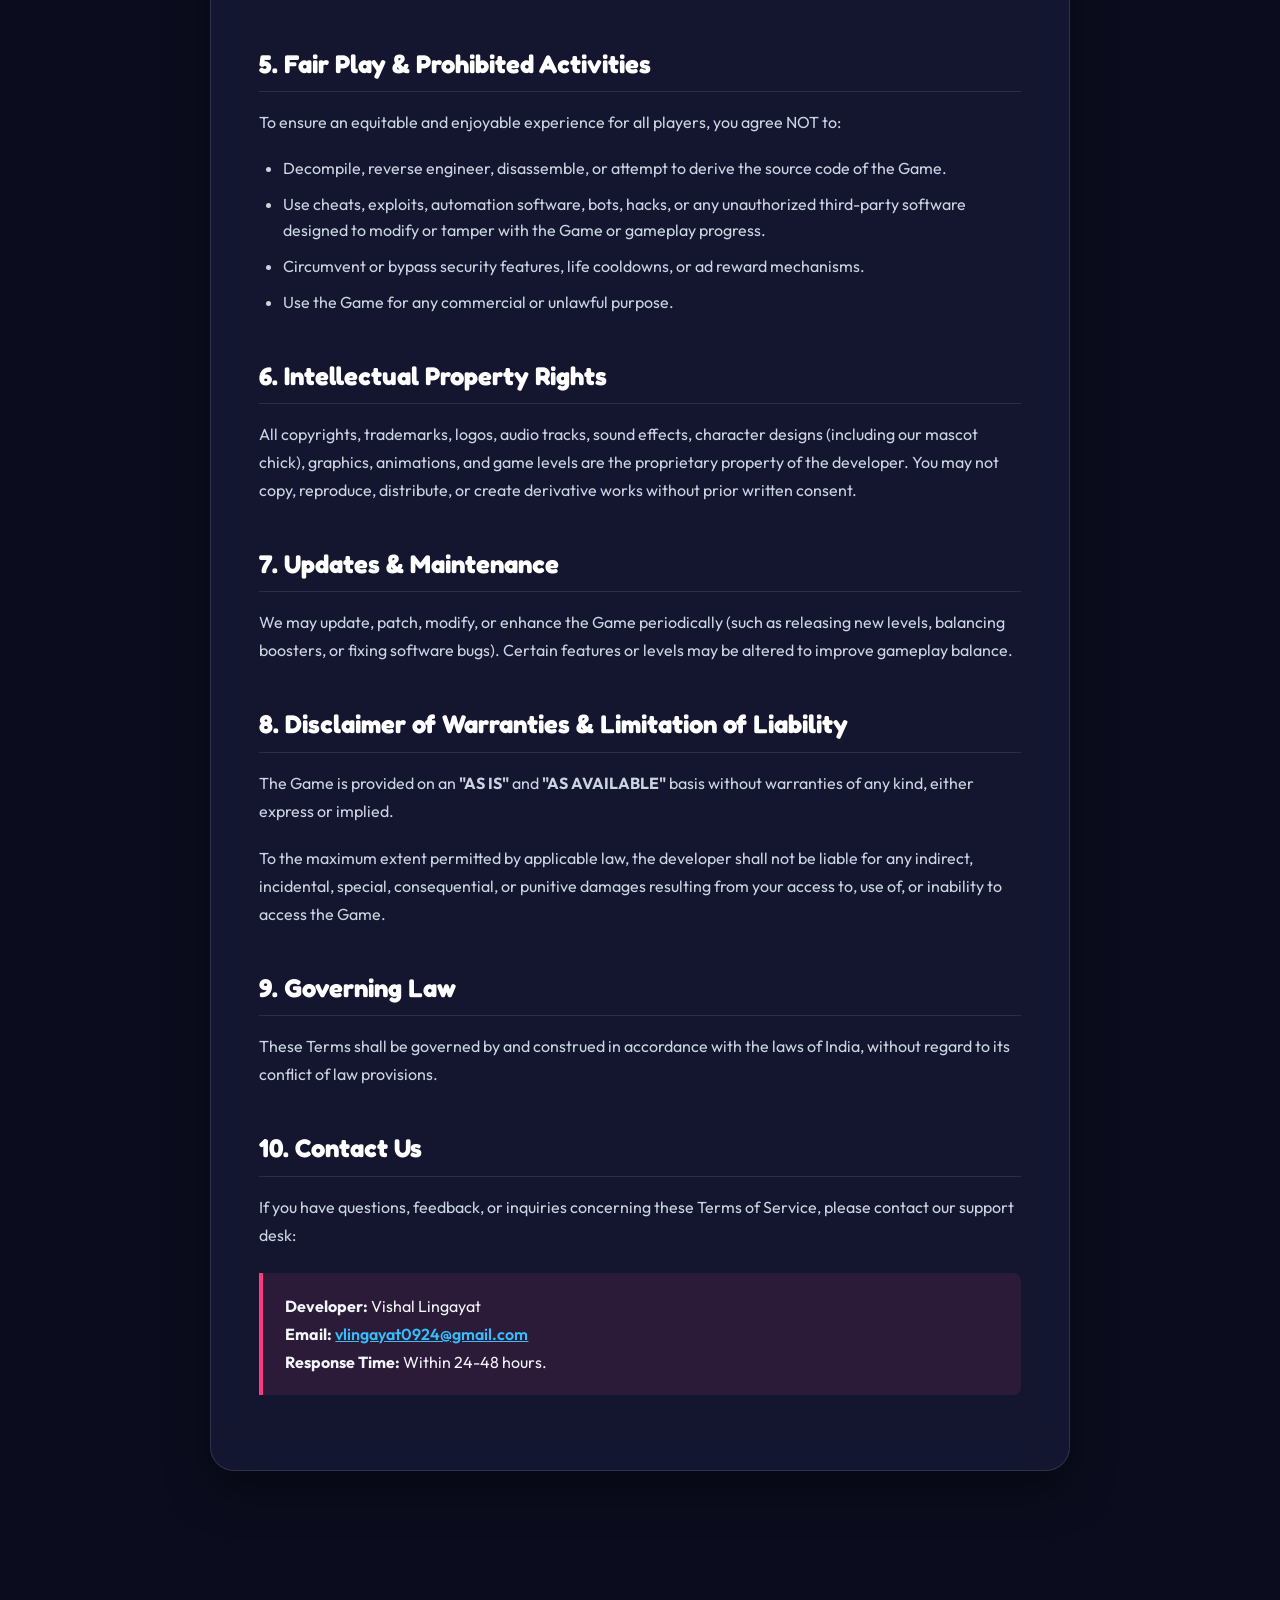
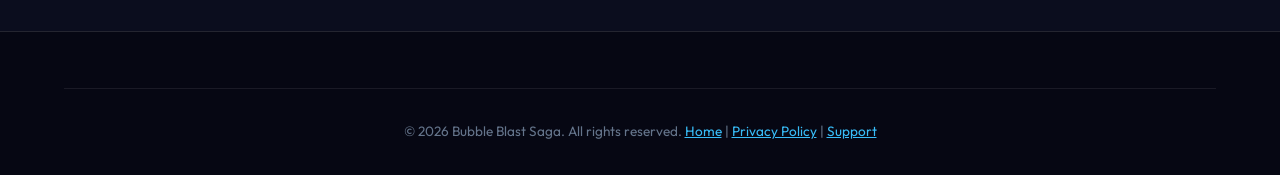
<file: terms.html>
<!DOCTYPE html>
<html lang="en">
<head>
  <meta charset="UTF-8">
  <meta name="viewport" content="width=device-width, initial-scale=1.0">
  <title>Terms of Service - Bubble Blast Saga</title>
  <meta name="description" content="Terms of Service for Bubble Blast Saga. Review the rules, virtual item terms, in-app purchases, and fair play guidelines.">
  <link rel="icon" type="image/png" href="assets/images/icons/star.png">
  <link rel="stylesheet" href="styles.css">
</head>
<body>

  <!-- Ambient Bubbles -->
  <div class="bubble-ambient-container">
    <div class="ambient-bubble" style="width: 40px; height: 40px; left: 15%; background: rgba(255, 59, 128, 0.3); animation-duration: 17s;"></div>
    <div class="ambient-bubble" style="width: 55px; height: 55px; left: 85%; background: rgba(6, 182, 212, 0.25); animation-duration: 20s;"></div>
  </div>

  <!-- Navbar -->
  <header class="navbar">
    <div class="nav-container">
      <a href="index.html" class="nav-brand">
        <img src="assets/images/logo.png" alt="Bubble Blast Saga Logo" class="brand-icon">
        <span class="brand-title">Bubble Blast Saga</span>
      </a>

      <button class="mobile-toggle" id="mobileMenuBtn" aria-label="Toggle navigation">☰</button>

      <ul class="nav-links" id="navLinks">
        <li><a href="index.html" class="nav-link">Home</a></li>
        <li><a href="privacy.html" class="nav-link">Privacy Policy</a></li>
        <li><a href="terms.html" class="nav-link active">Terms</a></li>
        <li><a href="support.html" class="nav-link">Support</a></li>
        <li>
          <a href="https://play.google.com/store/apps/details?id=com.bubbleblast.saga" class="nav-btn" target="_blank" rel="noopener">
            <span>Play Now</span> 🎮
          </a>
        </li>
      </ul>
    </div>
  </header>

  <main class="policy-page">
    <div class="container">
      <div class="policy-header">
        <h1>Terms of Service</h1>
        <div class="policy-meta">
          <span>📅 Effective Date: October 2026</span>
          <span>⚖️ Standard Fair Play & Virtual Goods Terms</span>
        </div>
      </div>

      <article class="policy-body">
        <div class="policy-card-callout">
          <p><strong>👋 Welcome to Bubble Blast Saga!</strong> Please read these Terms of Service ("Terms") carefully before downloading, installing, or playing Bubble Blast Saga. By accessing the game, you agree to be bound by these Terms.</p>
        </div>

        <h2>1. Agreement to Terms</h2>
        <p>
          These Terms constitute a legally binding agreement between you and Vishal Lingayat ("we", "us", or "our"), governing your access to and use of the <strong>Bubble Blast Saga</strong> mobile application (the "Game") distributed via Google Play.
        </p>
        <p>
          If you do not agree with all of these Terms, you must immediately discontinue use and uninstall the Game.
        </p>

        <h2>2. Limited License to Play</h2>
        <p>
          Subject to your compliance with these Terms, we grant you a personal, non-exclusive, non-transferable, revocable, and limited license to install and play the Game solely for personal, non-commercial entertainment on an Android-compatible device that you own or control.
        </p>

        <h2>3. Virtual Items & In-Game Currencies</h2>
        <p>
          The Game includes virtual in-game currencies (such as "Coins" and "Gems") and virtual gameplay items (such as "Lives" and "Boosters" including Bombs, Fireballs, Rainbow balls, and Aim lines):
        </p>
        <ul>
          <li><strong>No Monetary Value:</strong> Virtual items and currencies have zero real-world cash or monetary value. They cannot be redeemed, sold, traded, or exchanged for real money or tangible goods.</li>
          <li><strong>License Only:</strong> When you earn or purchase virtual currency or items, you receive a limited, revocable license to use them within the Game. You do not own property rights in virtual items.</li>
          <li><strong>No Transfer:</strong> Virtual items cannot be transferred between different accounts or devices except where native device transfer mechanisms permit.</li>
        </ul>

        <h2>4. In-App Purchases & Payments</h2>
        <p>
          You may choose to purchase optional virtual currency or booster bundles using real currency:
        </p>
        <ul>
          <li><strong>Processed via Google Play:</strong> All transactions are executed exclusively through the Google Play In-App Billing API under Google Play's Terms of Service.</li>
          <li><strong>Refund Policy:</strong> All sales of virtual items are final and non-refundable, except where required by applicable local law or directly authorized by Google Play Store Refund Policies.</li>
          <li><strong>Parental Controls:</strong> If you are under the legal age of majority in your jurisdiction, you must have parental or legal guardian consent to make in-app purchases. We recommend enabling password protection for purchases in your Google Play Store settings.</li>
        </ul>

        <h2>5. Fair Play & Prohibited Activities</h2>
        <p>
          To ensure an equitable and enjoyable experience for all players, you agree NOT to:
        </p>
        <ul>
          <li>Decompile, reverse engineer, disassemble, or attempt to derive the source code of the Game.</li>
          <li>Use cheats, exploits, automation software, bots, hacks, or any unauthorized third-party software designed to modify or tamper with the Game or gameplay progress.</li>
          <li>Circumvent or bypass security features, life cooldowns, or ad reward mechanisms.</li>
          <li>Use the Game for any commercial or unlawful purpose.</li>
        </ul>

        <h2>6. Intellectual Property Rights</h2>
        <p>
          All copyrights, trademarks, logos, audio tracks, sound effects, character designs (including our mascot chick), graphics, animations, and game levels are the proprietary property of the developer. You may not copy, reproduce, distribute, or create derivative works without prior written consent.
        </p>

        <h2>7. Updates & Maintenance</h2>
        <p>
          We may update, patch, modify, or enhance the Game periodically (such as releasing new levels, balancing boosters, or fixing software bugs). Certain features or levels may be altered to improve gameplay balance.
        </p>

        <h2>8. Disclaimer of Warranties & Limitation of Liability</h2>
        <p>
          The Game is provided on an <strong>"AS IS"</strong> and <strong>"AS AVAILABLE"</strong> basis without warranties of any kind, either express or implied.
        </p>
        <p>
          To the maximum extent permitted by applicable law, the developer shall not be liable for any indirect, incidental, special, consequential, or punitive damages resulting from your access to, use of, or inability to access the Game.
        </p>

        <h2>9. Governing Law</h2>
        <p>
          These Terms shall be governed by and construed in accordance with the laws of India, without regard to its conflict of law provisions.
        </p>

        <h2>10. Contact Us</h2>
        <p>
          If you have questions, feedback, or inquiries concerning these Terms of Service, please contact our support desk:
        </p>
        <div class="policy-card-callout">
          <p>
            <strong>Developer:</strong> Vishal Lingayat<br>
            <strong>Email:</strong> <a href="mailto:vlingayat0924@gmail.com" style="color: #38bdf8; font-weight: 600;">vlingayat0924@gmail.com</a><br>
            <strong>Response Time:</strong> Within 24-48 hours.
          </p>
        </div>
      </article>
    </div>
  </main>

  <!-- Footer -->
  <footer class="footer">
    <div class="container">
      <div class="footer-bottom">
        <p>&copy; 2026 Bubble Blast Saga. All rights reserved. <a href="index.html" style="color: #38bdf8;">Home</a> | <a href="privacy.html" style="color: #38bdf8;">Privacy Policy</a> | <a href="support.html" style="color: #38bdf8;">Support</a></p>
      </div>
    </div>
  </footer>

  <script>
    const mobileBtn = document.getElementById('mobileMenuBtn');
    const navLinks = document.getElementById('navLinks');
    if (mobileBtn && navLinks) {
      mobileBtn.addEventListener('click', () => {
        navLinks.classList.toggle('open');
      });
    }
  </script>
</body>
</html>
</file>
<file: styles.css>
/* ===================================================================
   BUBBLE BLAST SAGA - OFFICIAL STYLING & DESIGN SYSTEM
   =================================================================== */

@import url('https://fonts.googleapis.com/css2?family=Fredoka:wght@400;500;600;700&family=Outfit:wght@300;400;500;600;700;800&display=swap');

:root {
  --font-heading: 'Fredoka', cursive, sans-serif;
  --font-body: 'Outfit', -apple-system, BlinkMacSystemFont, 'Segoe UI', Roboto, sans-serif;

  /* Vibrant Candy & Jewel Palette */
  --color-primary: #ff3b80;
  --color-primary-glow: rgba(255, 59, 128, 0.45);
  --color-secondary: #8b5cf6;
  --color-secondary-glow: rgba(139, 92, 246, 0.4);
  --color-accent-gold: #f59e0b;
  --color-accent-cyan: #06b6d4;
  --color-accent-emerald: #10b981;
  
  /* Background gradients */
  --bg-deep-space: #0b0d1e;
  --bg-card: rgba(24, 27, 56, 0.72);
  --bg-card-hover: rgba(35, 39, 78, 0.85);
  --border-card: rgba(255, 255, 255, 0.12);
  --border-card-glow: rgba(255, 59, 128, 0.35);

  /* Typography */
  --text-main: #f8fafc;
  --text-muted: #94a3b8;
  --text-dim: #64748b;
  
  /* Radii & Shadows */
  --radius-sm: 8px;
  --radius-md: 16px;
  --radius-lg: 24px;
  --radius-pill: 9999px;
  --shadow-candy: 0 10px 25px -5px rgba(0, 0, 0, 0.5), 0 8px 10px -6px rgba(0, 0, 0, 0.4);
  --shadow-glow: 0 0 25px var(--color-primary-glow);
}

/* Base Reset & Core */
*, *::before, *::after {
  margin: 0;
  padding: 0;
  box-sizing: border-box;
}

html {
  scroll-behavior: smooth;
  font-size: 16px;
}

body {
  font-family: var(--font-body);
  background-color: var(--bg-deep-space);
  background-image: 
    radial-gradient(circle at 15% 15%, rgba(255, 59, 128, 0.16) 0%, transparent 40%),
    radial-gradient(circle at 85% 30%, rgba(139, 92, 246, 0.18) 0%, transparent 45%),
    radial-gradient(circle at 50% 80%, rgba(6, 182, 212, 0.12) 0%, transparent 50%),
    linear-gradient(180deg, #090a18 0%, #101227 50%, #0d0f22 100%);
  background-attachment: fixed;
  color: var(--text-main);
  min-height: 100vh;
  line-height: 1.6;
  overflow-x: hidden;
  position: relative;
}

/* Ambient Floating Bubble Background Elements */
.bubble-ambient-container {
  position: fixed;
  top: 0;
  left: 0;
  width: 100%;
  height: 100%;
  pointer-events: none;
  z-index: 0;
  overflow: hidden;
}

.ambient-bubble {
  position: absolute;
  border-radius: 50%;
  filter: blur(1px);
  opacity: 0.35;
  animation: floatUp infinite ease-in-out;
}

@keyframes floatUp {
  0% {
    transform: translateY(105vh) scale(0.8) rotate(0deg);
    opacity: 0;
  }
  15% {
    opacity: 0.45;
  }
  85% {
    opacity: 0.45;
  }
  100% {
    transform: translateY(-15vh) scale(1.1) rotate(360deg);
    opacity: 0;
  }
}

/* Container */
.container {
  max-width: 1200px;
  margin: 0 auto;
  padding: 0 1.5rem;
  position: relative;
  z-index: 1;
}

/* Navbar */
.navbar {
  position: sticky;
  top: 0;
  z-index: 100;
  backdrop-filter: blur(16px);
  -webkit-backdrop-filter: blur(16px);
  background: rgba(11, 13, 30, 0.82);
  border-bottom: 1px solid var(--border-card);
  transition: all 0.3s ease;
}

.navbar .nav-container {
  display: flex;
  align-items: center;
  justify-content: space-between;
  padding: 0.9rem 1.5rem;
  max-width: 1200px;
  margin: 0 auto;
}

.nav-brand {
  display: flex;
  align-items: center;
  gap: 0.8rem;
  text-decoration: none;
  color: #fff;
}

.brand-icon {
  width: 44px;
  height: 44px;
  border-radius: 12px;
  object-fit: contain;
  box-shadow: 0 4px 12px var(--color-primary-glow);
  transition: transform 0.3s cubic-bezier(0.34, 1.56, 0.64, 1);
}

.nav-brand:hover .brand-icon {
  transform: scale(1.08) rotate(-4deg);
}

.brand-title {
  font-family: var(--font-heading);
  font-size: 1.45rem;
  font-weight: 700;
  background: linear-gradient(135deg, #ff71a2 0%, #ffc048 50%, #4bcffa 100%);
  -webkit-background-clip: text;
  -webkit-text-fill-color: transparent;
  letter-spacing: 0.5px;
}

.nav-links {
  display: flex;
  align-items: center;
  gap: 1.8rem;
  list-style: none;
}

.nav-link {
  color: var(--text-muted);
  text-decoration: none;
  font-weight: 500;
  font-size: 0.95rem;
  transition: color 0.2s, transform 0.2s;
  position: relative;
}

.nav-link:hover, .nav-link.active {
  color: #fff;
}

.nav-link::after {
  content: '';
  position: absolute;
  width: 0;
  height: 2px;
  bottom: -4px;
  left: 0;
  background: linear-gradient(90deg, var(--color-primary), var(--color-secondary));
  transition: width 0.3s ease;
  border-radius: 2px;
}

.nav-link:hover::after, .nav-link.active::after {
  width: 100%;
}

.nav-btn {
  display: inline-flex;
  align-items: center;
  gap: 0.5rem;
  padding: 0.6rem 1.3rem;
  border-radius: var(--radius-pill);
  background: linear-gradient(135deg, var(--color-primary) 0%, var(--color-secondary) 100%);
  color: #fff;
  text-decoration: none;
  font-weight: 600;
  font-size: 0.9rem;
  box-shadow: 0 4px 15px var(--color-primary-glow);
  transition: all 0.3s cubic-bezier(0.34, 1.56, 0.64, 1);
}

.nav-btn:hover {
  transform: translateY(-2px);
  box-shadow: 0 8px 25px var(--color-primary-glow);
  filter: brightness(1.1);
}

/* Mobile Nav Toggle */
.mobile-toggle {
  display: none;
  background: none;
  border: none;
  color: #fff;
  font-size: 1.5rem;
  cursor: pointer;
}

/* Hero Section */
.hero-section {
  padding: 5rem 0 4rem;
  position: relative;
}

.hero-grid {
  display: grid;
  grid-template-columns: 1.15fr 0.85fr;
  align-items: center;
  gap: 3.5rem;
}

.hero-badge {
  display: inline-flex;
  align-items: center;
  gap: 0.6rem;
  padding: 0.4rem 1rem;
  background: rgba(255, 255, 255, 0.08);
  border: 1px solid rgba(255, 255, 255, 0.15);
  border-radius: var(--radius-pill);
  font-size: 0.85rem;
  font-weight: 600;
  color: #ffb8d0;
  margin-bottom: 1.5rem;
  backdrop-filter: blur(8px);
}

.hero-badge .badge-dot {
  width: 8px;
  height: 8px;
  background: #10b981;
  border-radius: 50%;
  box-shadow: 0 0 8px #10b981;
  animation: pulseDot 2s infinite;
}

@keyframes pulseDot {
  0%, 100% { opacity: 1; transform: scale(1); }
  50% { opacity: 0.4; transform: scale(0.85); }
}

.hero-title {
  font-family: var(--font-heading);
  font-size: 3.6rem;
  line-height: 1.15;
  font-weight: 700;
  margin-bottom: 1.25rem;
  letter-spacing: -0.5px;
}

.hero-title .highlight {
  background: linear-gradient(135deg, #ff4d8d 0%, #ffbe3d 50%, #38bdf8 100%);
  -webkit-background-clip: text;
  -webkit-text-fill-color: transparent;
  display: inline-block;
}

.hero-desc {
  font-size: 1.15rem;
  color: var(--text-muted);
  line-height: 1.7;
  margin-bottom: 2.2rem;
  max-width: 540px;
}

.hero-cta-group {
  display: flex;
  flex-wrap: wrap;
  align-items: center;
  gap: 1.2rem;
  margin-bottom: 2.5rem;
}

.btn-primary-play {
  display: inline-flex;
  align-items: center;
  gap: 0.9rem;
  background: linear-gradient(135deg, #ff3b80 0%, #9333ea 100%);
  color: #fff;
  padding: 0.85rem 1.8rem;
  border-radius: var(--radius-pill);
  text-decoration: none;
  font-weight: 700;
  font-size: 1.05rem;
  box-shadow: 0 8px 30px rgba(255, 59, 128, 0.45);
  transition: all 0.3s cubic-bezier(0.34, 1.56, 0.64, 1);
  position: relative;
  overflow: hidden;
}

.btn-primary-play::before {
  content: '';
  position: absolute;
  top: 0; left: -100%;
  width: 100%; height: 100%;
  background: linear-gradient(90deg, transparent, rgba(255,255,255,0.3), transparent);
  transition: left 0.6s ease;
}

.btn-primary-play:hover::before {
  left: 100%;
}

.btn-primary-play:hover {
  transform: translateY(-3px) scale(1.02);
  box-shadow: 0 12px 35px rgba(255, 59, 128, 0.6);
}

.btn-secondary {
  display: inline-flex;
  align-items: center;
  gap: 0.6rem;
  background: rgba(255, 255, 255, 0.08);
  border: 1px solid var(--border-card);
  color: #fff;
  padding: 0.85rem 1.6rem;
  border-radius: var(--radius-pill);
  text-decoration: none;
  font-weight: 600;
  font-size: 1rem;
  backdrop-filter: blur(10px);
  transition: all 0.3s ease;
}

.btn-secondary:hover {
  background: rgba(255, 255, 255, 0.15);
  border-color: rgba(255, 255, 255, 0.3);
  transform: translateY(-2px);
}

.hero-stats {
  display: flex;
  align-items: center;
  gap: 2.2rem;
  padding-top: 1.5rem;
  border-top: 1px solid var(--border-card);
}

.stat-item {
  display: flex;
  flex-direction: column;
}

.stat-value {
  font-family: var(--font-heading);
  font-size: 1.8rem;
  font-weight: 700;
  color: #fff;
}

.stat-label {
  font-size: 0.85rem;
  color: var(--text-muted);
}

/* Hero Showcase Graphic */
.hero-visual {
  position: relative;
  display: flex;
  justify-content: center;
  align-items: center;
}

.hero-blob-glow {
  position: absolute;
  width: 380px;
  height: 380px;
  background: radial-gradient(circle, rgba(255, 59, 128, 0.35) 0%, rgba(139, 92, 246, 0.25) 50%, transparent 70%);
  border-radius: 50%;
  filter: blur(40px);
  z-index: 0;
  animation: pulseGlow 6s infinite ease-in-out alternate;
}

@keyframes pulseGlow {
  0% { transform: scale(0.9); opacity: 0.7; }
  100% { transform: scale(1.15); opacity: 1; }
}

.hero-mascot-card {
  position: relative;
  z-index: 1;
  background: var(--bg-card);
  border: 1px solid rgba(255, 255, 255, 0.18);
  border-radius: var(--radius-lg);
  padding: 2.5rem 2rem 2rem;
  box-shadow: 0 20px 45px rgba(0, 0, 0, 0.6), inset 0 1px 1px rgba(255, 255, 255, 0.2);
  text-align: center;
  backdrop-filter: blur(20px);
  max-width: 360px;
  width: 100%;
}

.mascot-image {
  width: 220px;
  height: auto;
  filter: drop-shadow(0 15px 25px rgba(0, 0, 0, 0.5));
  animation: gentleBob 3.5s ease-in-out infinite;
}

@keyframes gentleBob {
  0%, 100% { transform: translateY(0px) rotate(0deg); }
  50% { transform: translateY(-10px) rotate(2deg); }
}

.floating-bubble-tag {
  position: absolute;
  display: flex;
  align-items: center;
  gap: 0.5rem;
  padding: 0.5rem 0.9rem;
  border-radius: var(--radius-pill);
  background: rgba(15, 20, 45, 0.85);
  border: 1px solid rgba(255, 255, 255, 0.2);
  backdrop-filter: blur(12px);
  box-shadow: 0 8px 20px rgba(0,0,0,0.4);
  font-size: 0.85rem;
  font-weight: 600;
  color: #fff;
}

.tag-1 {
  top: -15px;
  left: -20px;
  animation: floatTag1 4s ease-in-out infinite;
}

.tag-2 {
  bottom: 25px;
  right: -25px;
  animation: floatTag2 4.5s ease-in-out infinite;
}

@keyframes floatTag1 {
  0%, 100% { transform: translateY(0); }
  50% { transform: translateY(-8px); }
}

@keyframes floatTag2 {
  0%, 100% { transform: translateY(0); }
  50% { transform: translateY(8px); }
}

/* Feature Grid Section */
.features-section {
  padding: 5rem 0;
}

.section-header {
  text-align: center;
  max-width: 680px;
  margin: 0 auto 3.5rem;
}

.section-tag {
  font-family: var(--font-heading);
  color: var(--color-primary);
  font-size: 0.95rem;
  font-weight: 600;
  text-transform: uppercase;
  letter-spacing: 1.5px;
  margin-bottom: 0.5rem;
  display: inline-block;
}

.section-title {
  font-family: var(--font-heading);
  font-size: 2.6rem;
  font-weight: 700;
  margin-bottom: 0.8rem;
  color: #fff;
}

.section-desc {
  color: var(--text-muted);
  font-size: 1.05rem;
}

.features-grid {
  display: grid;
  grid-template-columns: repeat(auto-fit, minmax(260px, 1fr));
  gap: 1.8rem;
}

.feature-card {
  background: var(--bg-card);
  border: 1px solid var(--border-card);
  border-radius: var(--radius-md);
  padding: 2.2rem 1.8rem;
  transition: all 0.35s cubic-bezier(0.34, 1.56, 0.64, 1);
  position: relative;
  overflow: hidden;
  backdrop-filter: blur(14px);
}

.feature-card::before {
  content: '';
  position: absolute;
  top: 0;
  left: 0;
  right: 0;
  height: 3px;
  background: linear-gradient(90deg, var(--color-primary), var(--color-secondary));
  opacity: 0;
  transition: opacity 0.3s;
}

.feature-card:hover {
  transform: translateY(-7px);
  background: var(--bg-card-hover);
  border-color: var(--border-card-glow);
  box-shadow: 0 16px 35px rgba(0, 0, 0, 0.45);
}

.feature-card:hover::before {
  opacity: 1;
}

.feature-icon-wrapper {
  width: 64px;
  height: 64px;
  border-radius: 16px;
  background: rgba(255, 255, 255, 0.06);
  border: 1px solid rgba(255, 255, 255, 0.12);
  display: flex;
  align-items: center;
  justify-content: center;
  margin-bottom: 1.4rem;
  transition: transform 0.3s;
}

.feature-card:hover .feature-icon-wrapper {
  transform: scale(1.1) rotate(5deg);
}

.feature-icon-wrapper img {
  width: 38px;
  height: 38px;
  object-fit: contain;
}

.feature-card h3 {
  font-family: var(--font-heading);
  font-size: 1.35rem;
  margin-bottom: 0.6rem;
  color: #fff;
}

.feature-card p {
  color: var(--text-muted);
  font-size: 0.95rem;
  line-height: 1.6;
}

/* Boosters Showcase */
.boosters-section {
  padding: 4.5rem 0;
  background: rgba(14, 17, 40, 0.5);
  border-top: 1px solid var(--border-card);
  border-bottom: 1px solid var(--border-card);
}

.boosters-grid {
  display: grid;
  grid-template-columns: repeat(auto-fit, minmax(180px, 1fr));
  gap: 1.4rem;
}

.booster-item {
  background: rgba(255, 255, 255, 0.04);
  border: 1px solid rgba(255, 255, 255, 0.08);
  border-radius: var(--radius-md);
  padding: 1.5rem 1rem;
  text-align: center;
  transition: all 0.3s ease;
}

.booster-item:hover {
  background: rgba(255, 255, 255, 0.09);
  border-color: rgba(255, 59, 128, 0.4);
  transform: translateY(-4px);
}

.booster-item img {
  width: 52px;
  height: 52px;
  object-fit: contain;
  margin-bottom: 0.8rem;
  filter: drop-shadow(0 6px 12px rgba(0,0,0,0.4));
}

.booster-item h4 {
  font-family: var(--font-heading);
  font-size: 1.05rem;
  color: #fff;
  margin-bottom: 0.3rem;
}

.booster-item span {
  font-size: 0.8rem;
  color: var(--text-muted);
}

/* FAQ Section */
.faq-section {
  padding: 5rem 0;
}

.faq-list {
  max-width: 800px;
  margin: 0 auto;
  display: flex;
  flex-direction: column;
  gap: 1.2rem;
}

.faq-item {
  background: var(--bg-card);
  border: 1px solid var(--border-card);
  border-radius: var(--radius-md);
  padding: 1.5rem 1.8rem;
  cursor: pointer;
  transition: all 0.3s;
}

.faq-item:hover {
  border-color: rgba(255, 255, 255, 0.25);
  background: var(--bg-card-hover);
}

.faq-question {
  display: flex;
  justify-content: space-between;
  align-items: center;
  font-family: var(--font-heading);
  font-size: 1.15rem;
  color: #fff;
  gap: 1rem;
}

.faq-icon {
  font-size: 1.2rem;
  transition: transform 0.3s;
}

.faq-item.active .faq-icon {
  transform: rotate(45deg);
  color: var(--color-primary);
}

.faq-answer {
  max-height: 0;
  overflow: hidden;
  transition: max-height 0.35s ease, margin-top 0.35s ease;
  color: var(--text-muted);
  font-size: 0.95rem;
  line-height: 1.65;
}

.faq-item.active .faq-answer {
  max-height: 250px;
  margin-top: 1rem;
  border-top: 1px solid rgba(255, 255, 255, 0.08);
  padding-top: 0.8rem;
}

/* Legal & Policy Page Styles */
.policy-page {
  padding: 3.5rem 0 5rem;
}

.policy-header {
  text-align: center;
  max-width: 780px;
  margin: 0 auto 3rem;
}

.policy-header h1 {
  font-family: var(--font-heading);
  font-size: 2.8rem;
  margin-bottom: 0.6rem;
  background: linear-gradient(135deg, #fff 0%, #cbd5e1 100%);
  -webkit-background-clip: text;
  -webkit-text-fill-color: transparent;
}

.policy-meta {
  display: inline-flex;
  gap: 1.5rem;
  color: var(--text-muted);
  font-size: 0.9rem;
}

.policy-body {
  max-width: 860px;
  margin: 0 auto;
  background: var(--bg-card);
  border: 1px solid var(--border-card);
  border-radius: var(--radius-lg);
  padding: 3.2rem 3rem;
  backdrop-filter: blur(20px);
  box-shadow: 0 20px 45px rgba(0, 0, 0, 0.4);
}

.policy-body h2 {
  font-family: var(--font-heading);
  font-size: 1.6rem;
  color: #fff;
  margin-top: 2.5rem;
  margin-bottom: 1rem;
  padding-bottom: 0.4rem;
  border-bottom: 1px solid rgba(255, 255, 255, 0.1);
  display: flex;
  align-items: center;
  gap: 0.6rem;
}

.policy-body h2:first-of-type {
  margin-top: 0;
}

.policy-body h3 {
  font-family: var(--font-heading);
  font-size: 1.2rem;
  color: #e2e8f0;
  margin-top: 1.5rem;
  margin-bottom: 0.6rem;
}

.policy-body p {
  color: #cbd5e1;
  font-size: 1rem;
  line-height: 1.75;
  margin-bottom: 1.2rem;
}

.policy-body ul, .policy-body ol {
  margin-left: 1.5rem;
  margin-bottom: 1.4rem;
  color: #cbd5e1;
}

.policy-body li {
  margin-bottom: 0.6rem;
  line-height: 1.65;
}

.policy-card-callout {
  background: rgba(255, 59, 128, 0.1);
  border-left: 4px solid var(--color-primary);
  border-radius: 0 var(--radius-sm) var(--radius-sm) 0;
  padding: 1.2rem 1.4rem;
  margin: 1.5rem 0;
}

.policy-card-callout.family {
  background: rgba(16, 185, 129, 0.1);
  border-left-color: #10b981;
}

.policy-card-callout p {
  margin: 0;
  color: #f1f5f9;
}

/* Support Page Form / Action Cards */
.support-grid {
  display: grid;
  grid-template-columns: 1fr 1fr;
  gap: 2rem;
  max-width: 900px;
  margin: 0 auto;
}

.support-card {
  background: var(--bg-card);
  border: 1px solid var(--border-card);
  border-radius: var(--radius-lg);
  padding: 2.5rem 2rem;
  text-align: center;
  backdrop-filter: blur(16px);
  display: flex;
  flex-direction: column;
  align-items: center;
  justify-content: space-between;
}

.support-icon {
  width: 72px;
  height: 72px;
  border-radius: 20px;
  background: rgba(255, 59, 128, 0.15);
  display: flex;
  align-items: center;
  justify-content: center;
  font-size: 2rem;
  margin-bottom: 1.2rem;
  color: var(--color-primary);
}

.copy-badge-box {
  background: rgba(0, 0, 0, 0.35);
  border: 1px dashed rgba(255, 255, 255, 0.25);
  border-radius: var(--radius-sm);
  padding: 0.8rem 1.2rem;
  margin: 1rem 0;
  font-family: monospace;
  font-size: 1rem;
  color: #38bdf8;
  display: flex;
  align-items: center;
  justify-content: space-between;
  width: 100%;
}

.btn-copy {
  background: rgba(255, 255, 255, 0.12);
  border: none;
  color: #fff;
  padding: 0.4rem 0.8rem;
  border-radius: 6px;
  font-size: 0.8rem;
  cursor: pointer;
  transition: all 0.2s;
}

.btn-copy:hover {
  background: var(--color-primary);
}

/* Footer */
.footer {
  background: rgba(7, 8, 20, 0.95);
  border-top: 1px solid var(--border-card);
  padding: 3.5rem 0 2rem;
  margin-top: 5rem;
  position: relative;
  z-index: 10;
}

.footer-grid {
  display: grid;
  grid-template-columns: 1.5fr repeat(3, 1fr);
  gap: 2.5rem;
  margin-bottom: 3rem;
}

.footer-brand p {
  color: var(--text-muted);
  font-size: 0.92rem;
  margin-top: 0.8rem;
  max-width: 320px;
}

.footer-col h4 {
  font-family: var(--font-heading);
  font-size: 1.05rem;
  color: #fff;
  margin-bottom: 1.2rem;
}

.footer-col ul {
  list-style: none;
  display: flex;
  flex-direction: column;
  gap: 0.65rem;
}

.footer-col a {
  color: var(--text-muted);
  text-decoration: none;
  font-size: 0.9rem;
  transition: color 0.2s;
}

.footer-col a:hover {
  color: #fff;
}

.footer-bottom {
  text-align: center;
  padding-top: 2rem;
  border-top: 1px solid rgba(255, 255, 255, 0.08);
  color: var(--text-dim);
  font-size: 0.85rem;
}

/* Responsive Media Queries */
@media (max-width: 900px) {
  .hero-grid {
    grid-template-columns: 1fr;
    text-align: center;
    gap: 3rem;
  }

  .hero-badge, .hero-desc {
    margin-left: auto;
    margin-right: auto;
  }

  .hero-cta-group, .hero-stats {
    justify-content: center;
  }

  .hero-title {
    font-size: 2.8rem;
  }

  .support-grid {
    grid-template-columns: 1fr;
  }

  .footer-grid {
    grid-template-columns: 1fr 1fr;
    gap: 2rem;
  }
}

@media (max-width: 640px) {
  .navbar .nav-links {
    display: none;
  }

  .navbar .nav-links.open {
    display: flex;
    flex-direction: column;
    position: absolute;
    top: 100%;
    left: 0;
    right: 0;
    background: rgba(11, 13, 30, 0.98);
    padding: 1.5rem;
    border-bottom: 1px solid var(--border-card);
  }

  .mobile-toggle {
    display: block;
  }

  .hero-title {
    font-size: 2.2rem;
  }

  .policy-body {
    padding: 2rem 1.4rem;
  }

  .footer-grid {
    grid-template-columns: 1fr;
  }
}
</file>
